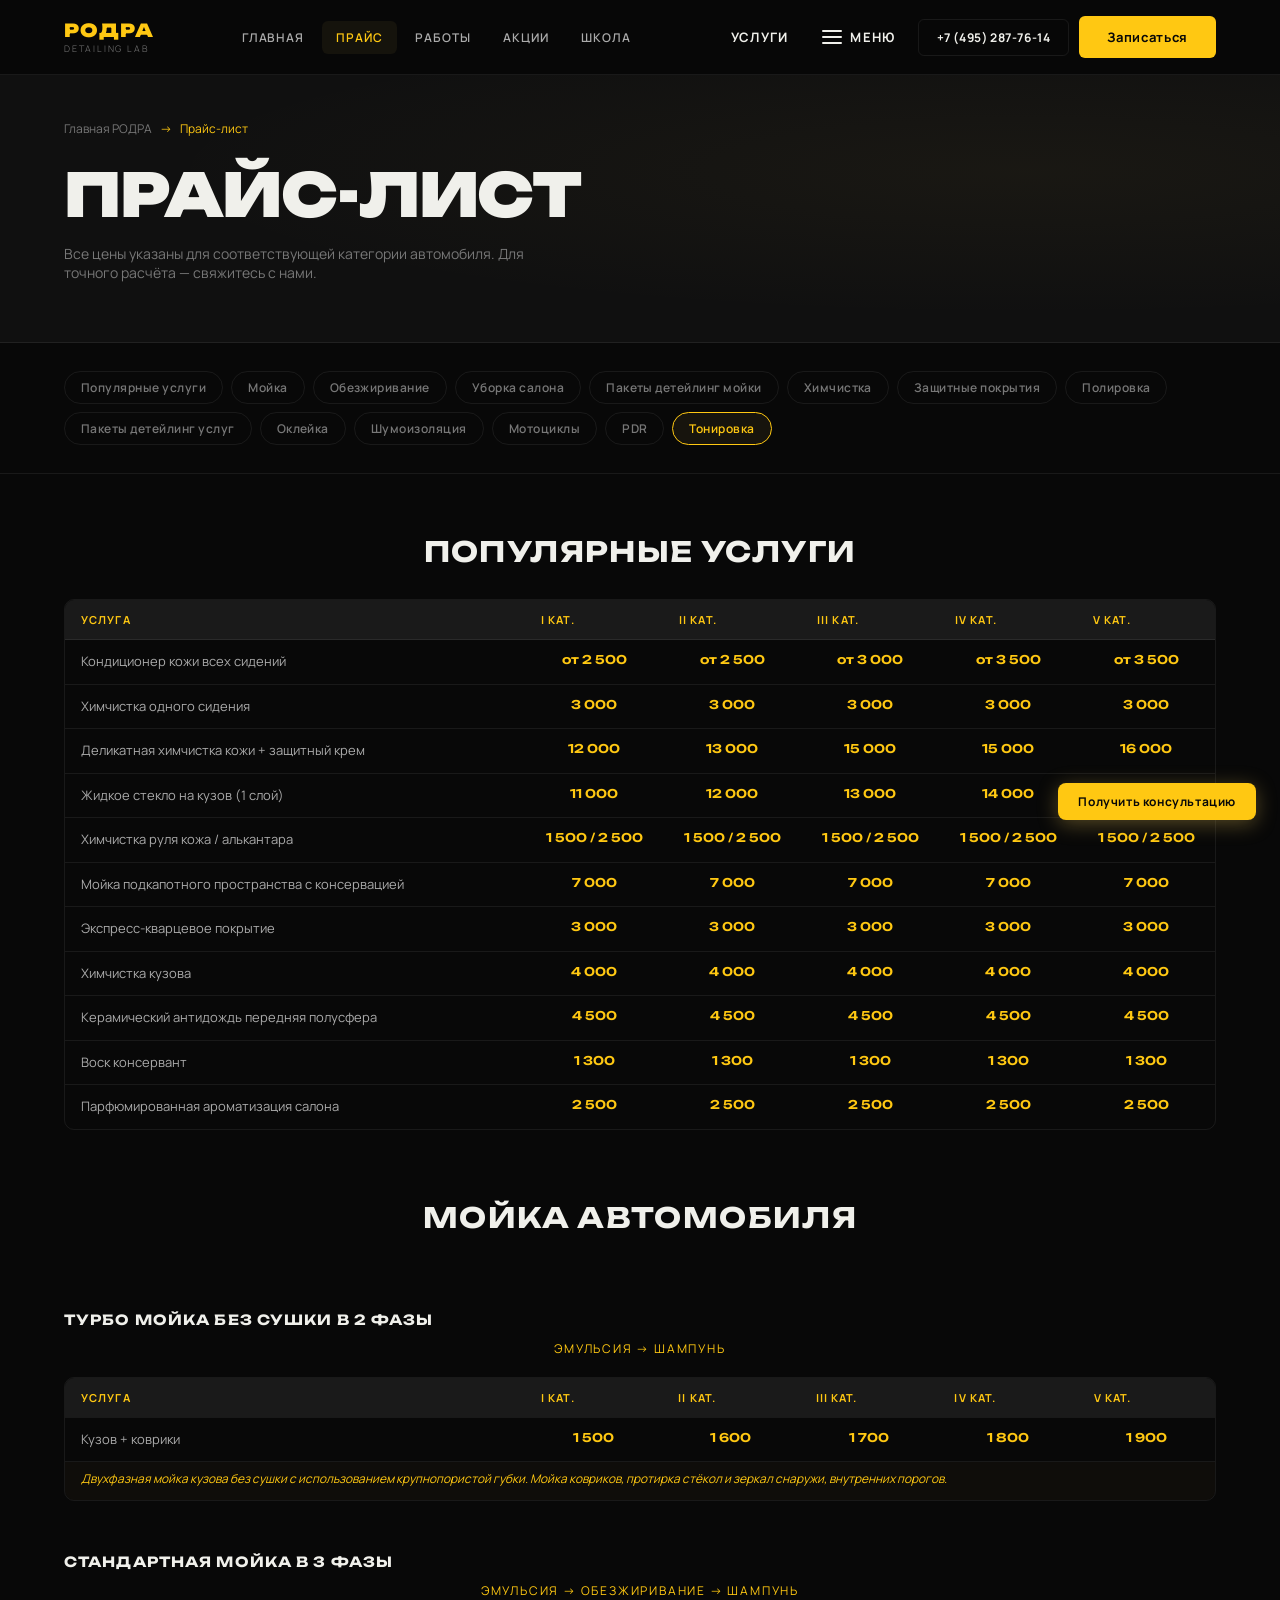
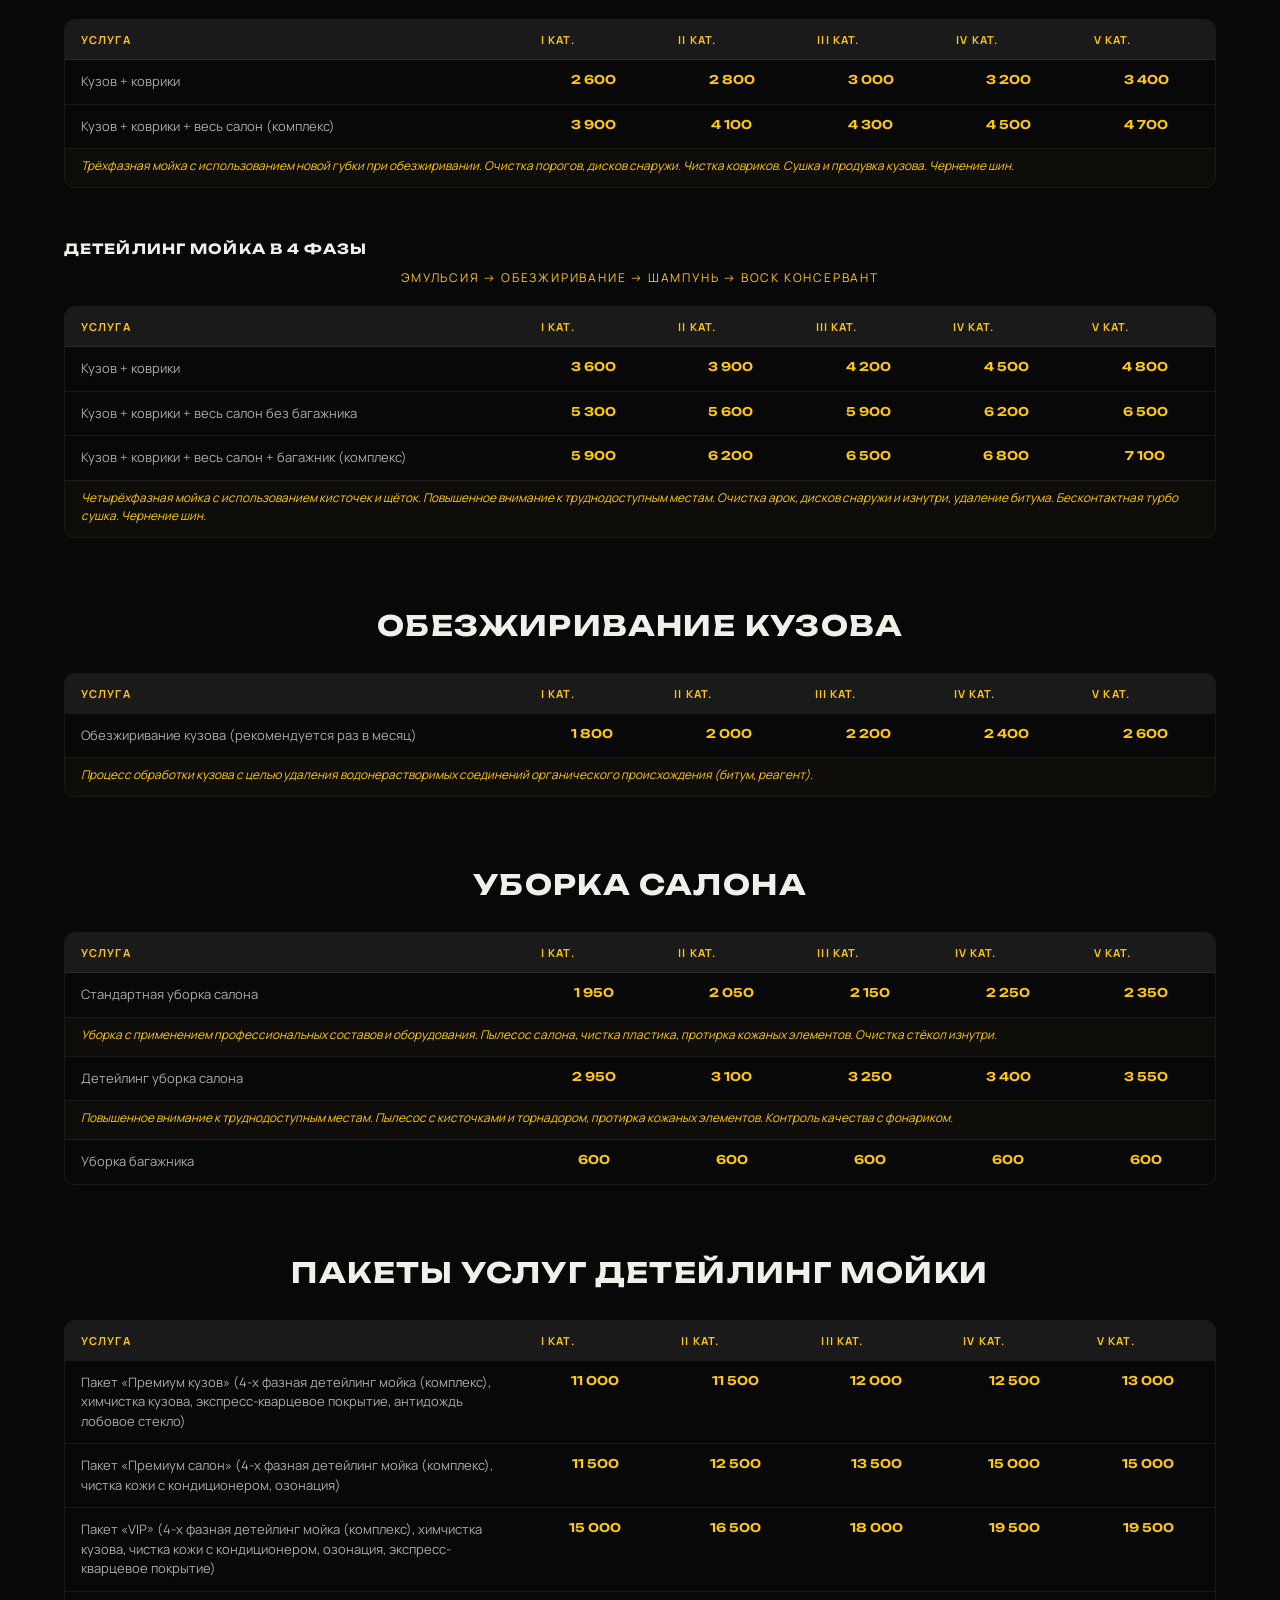
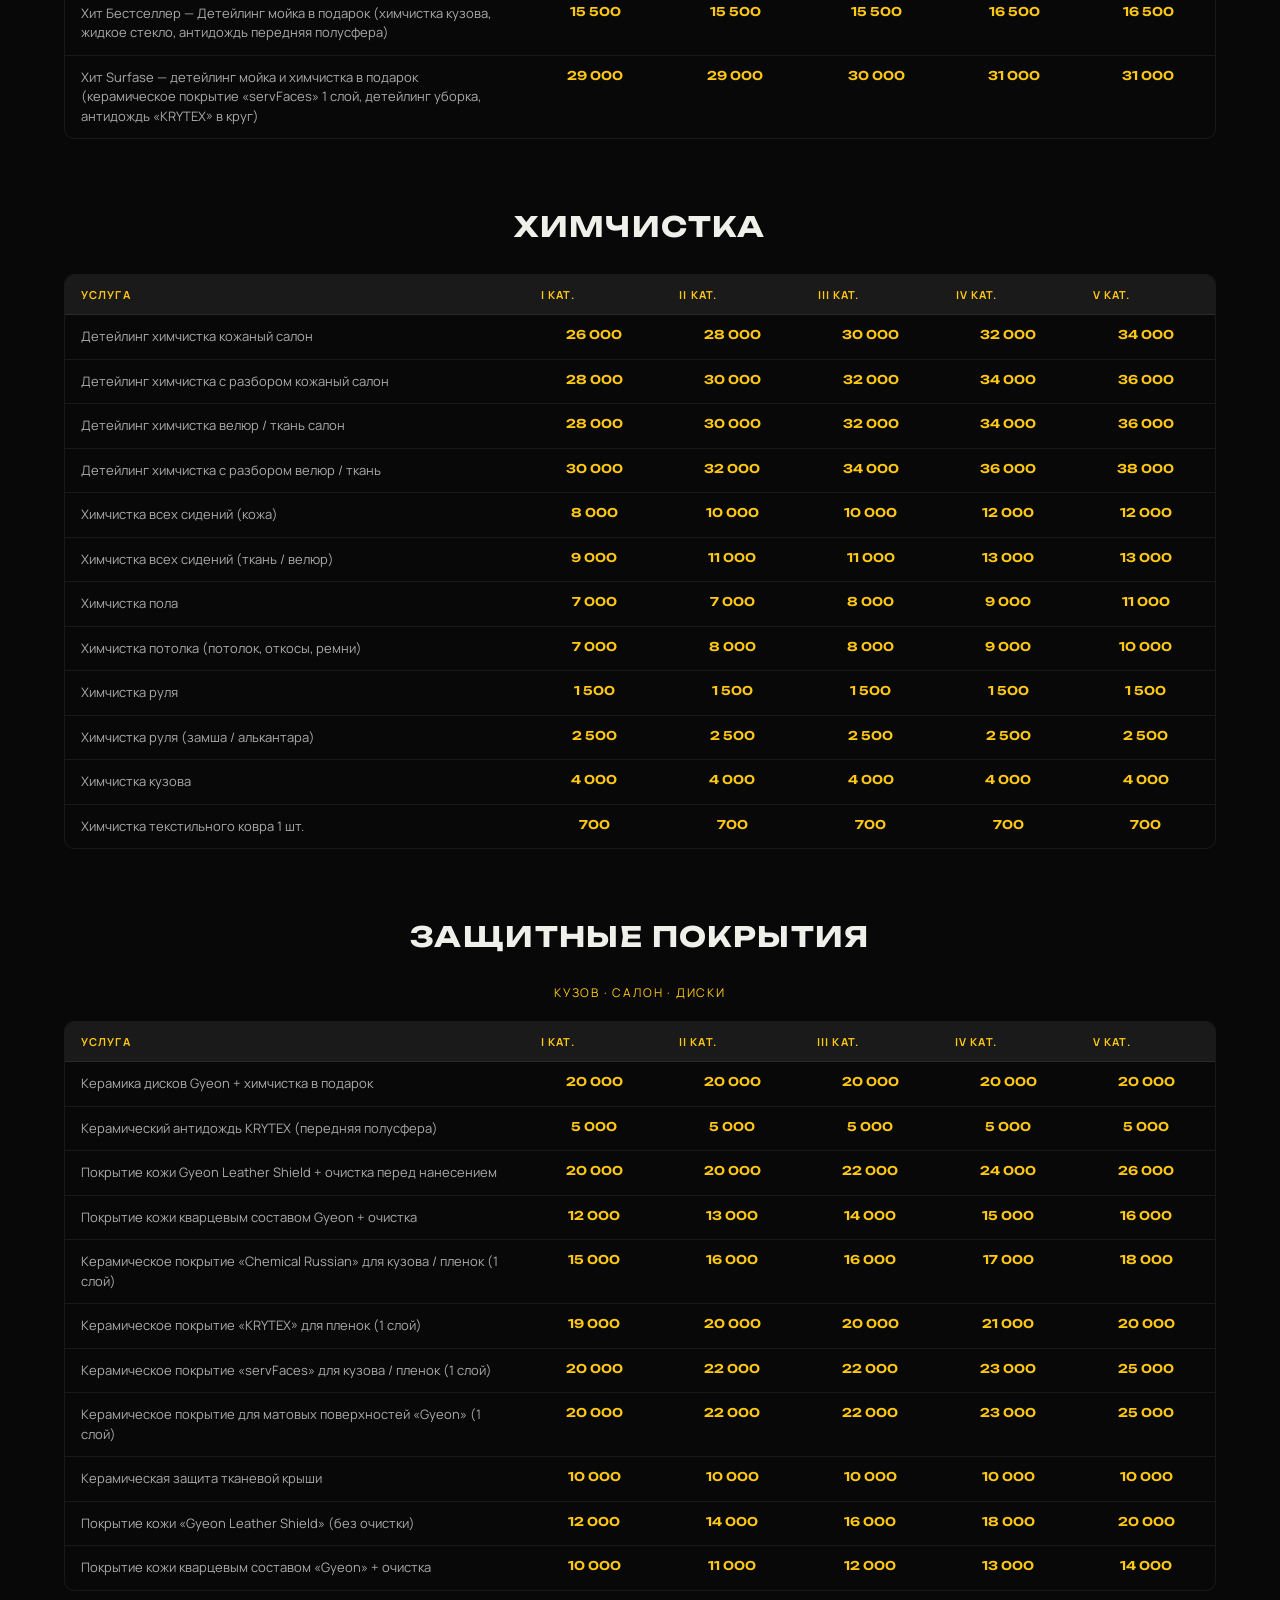
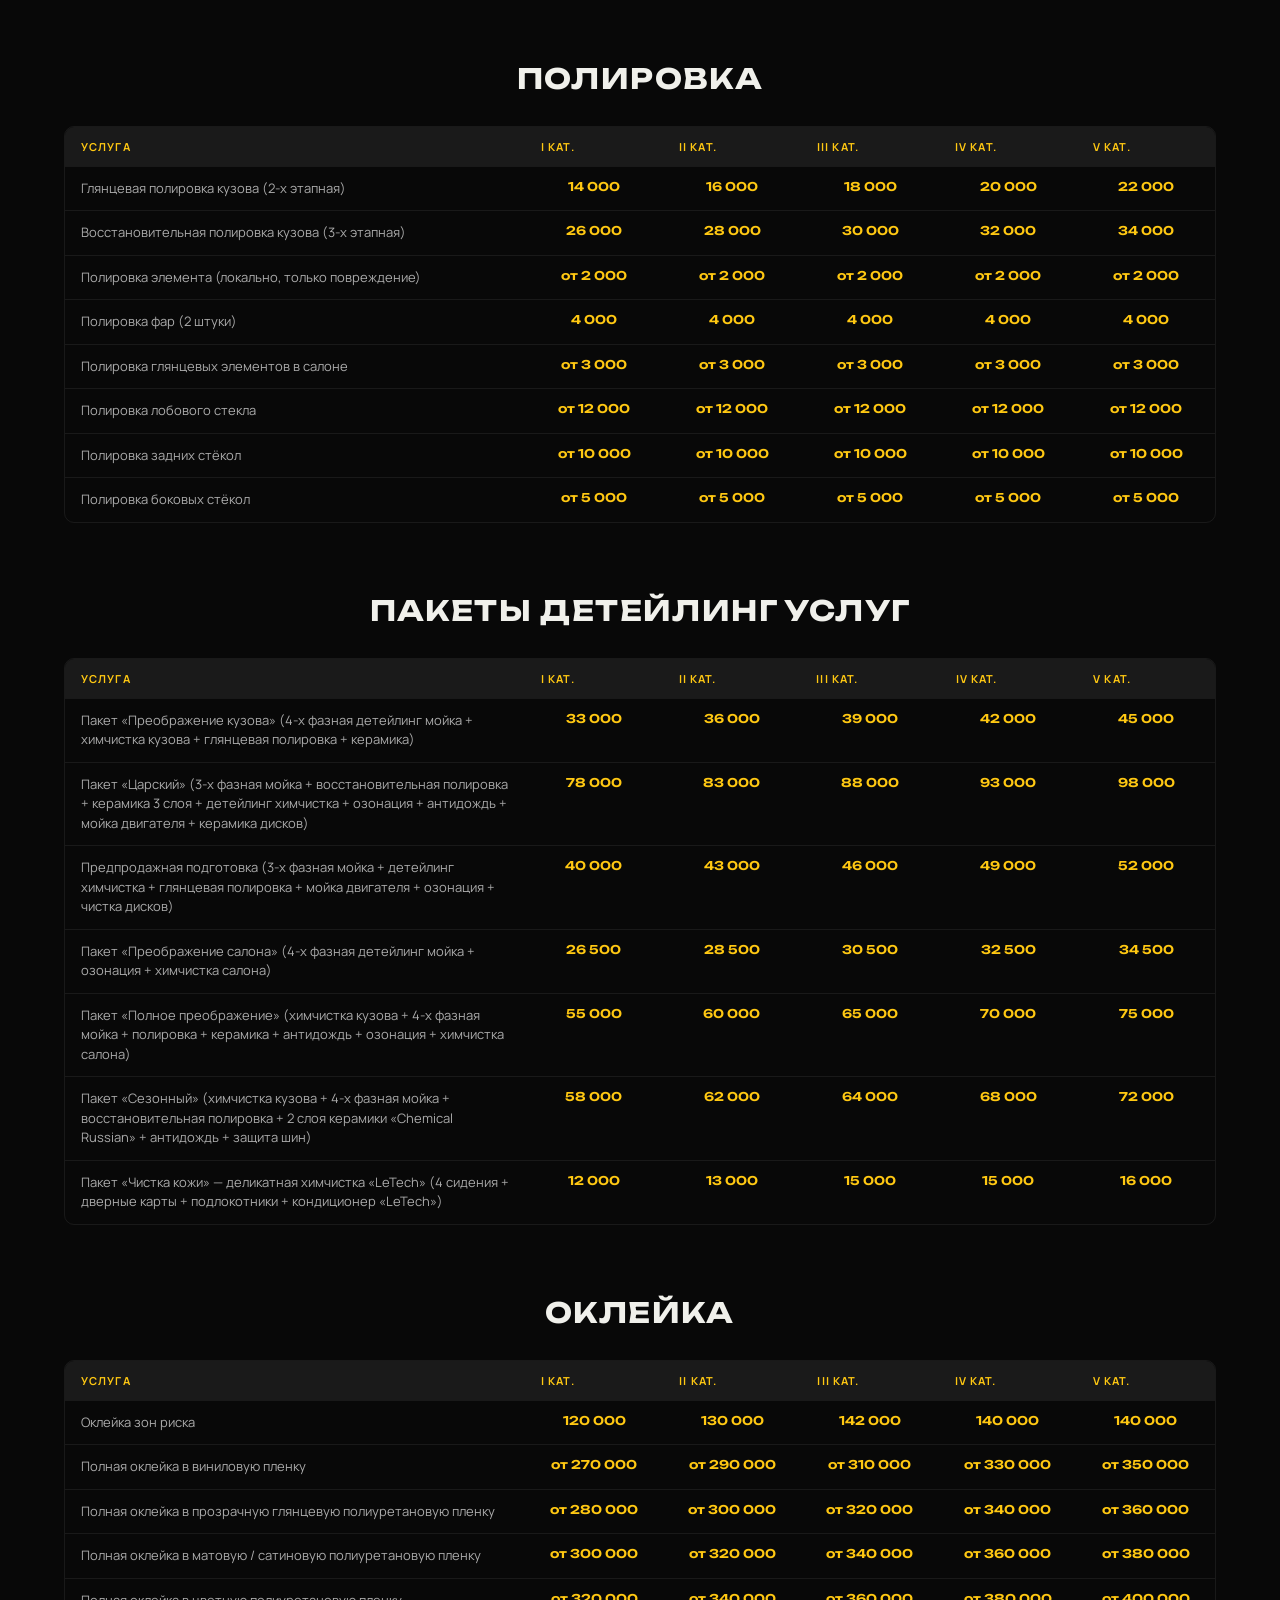
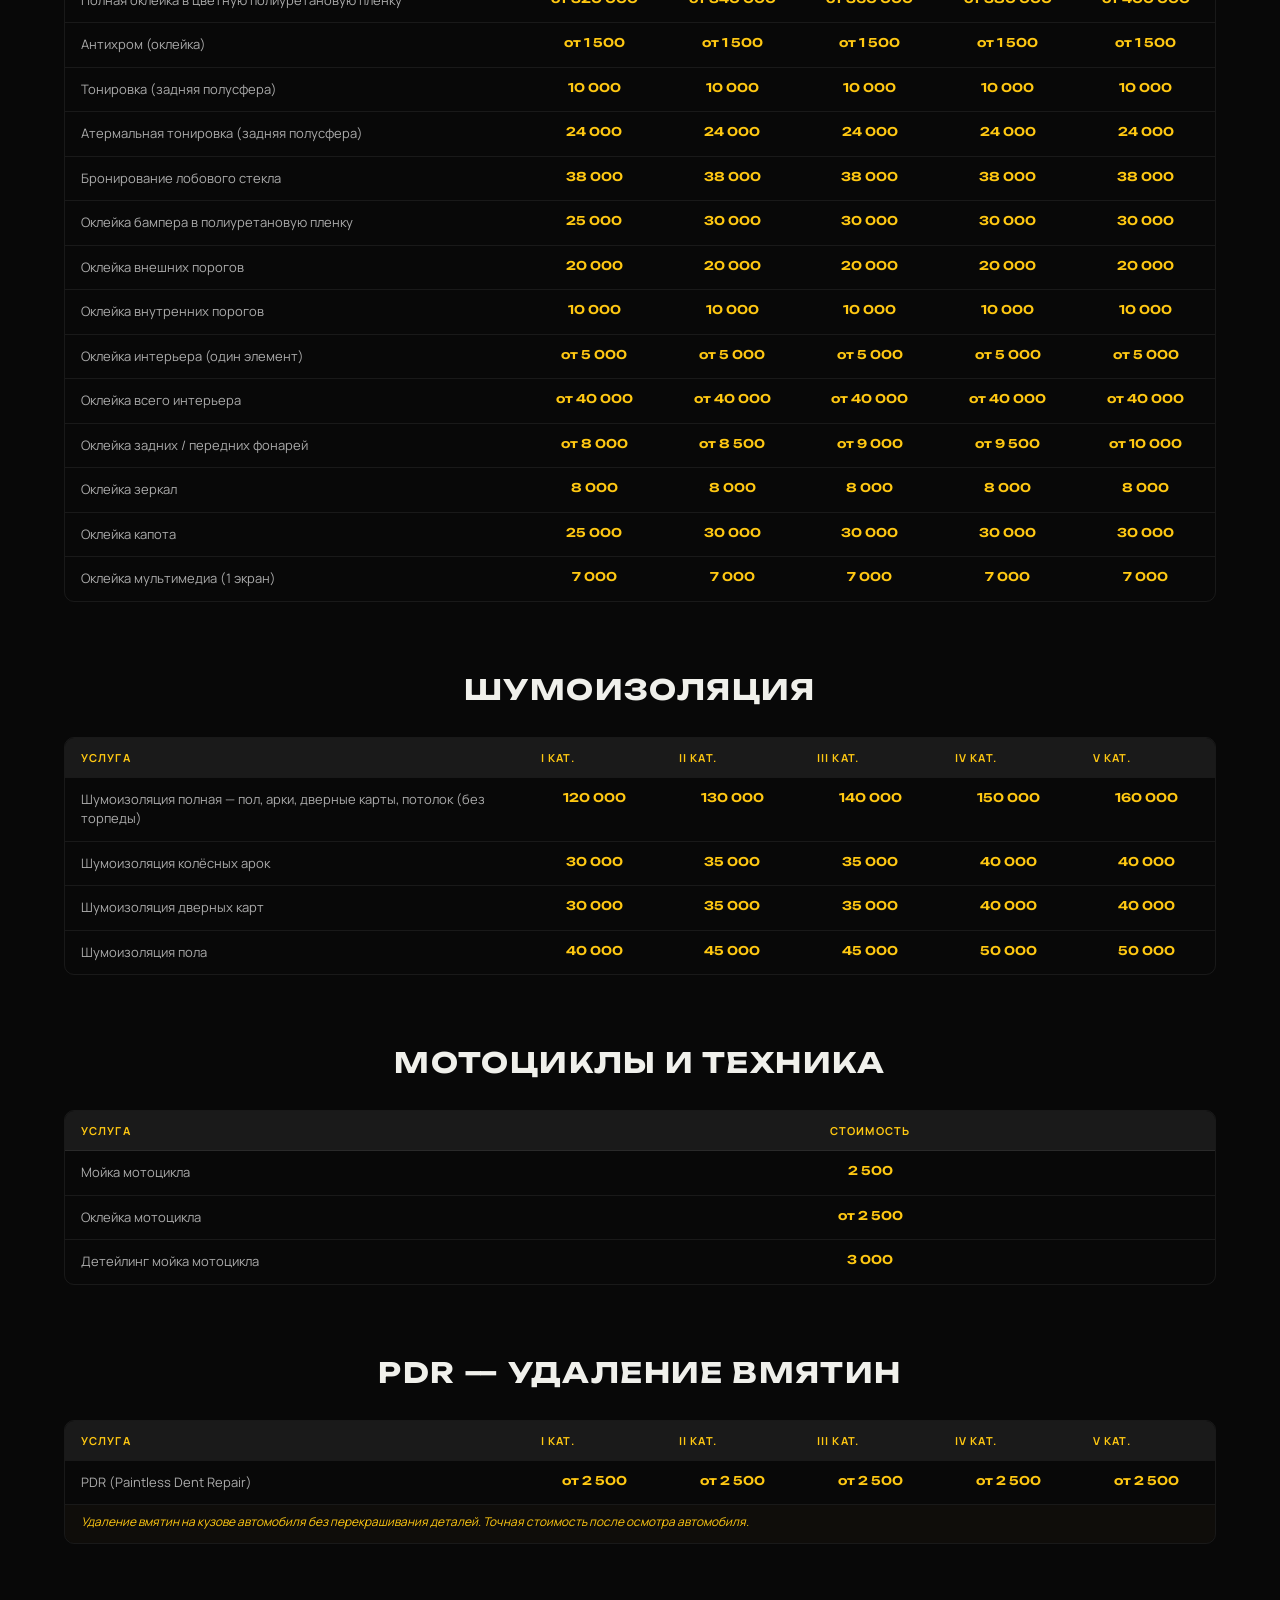
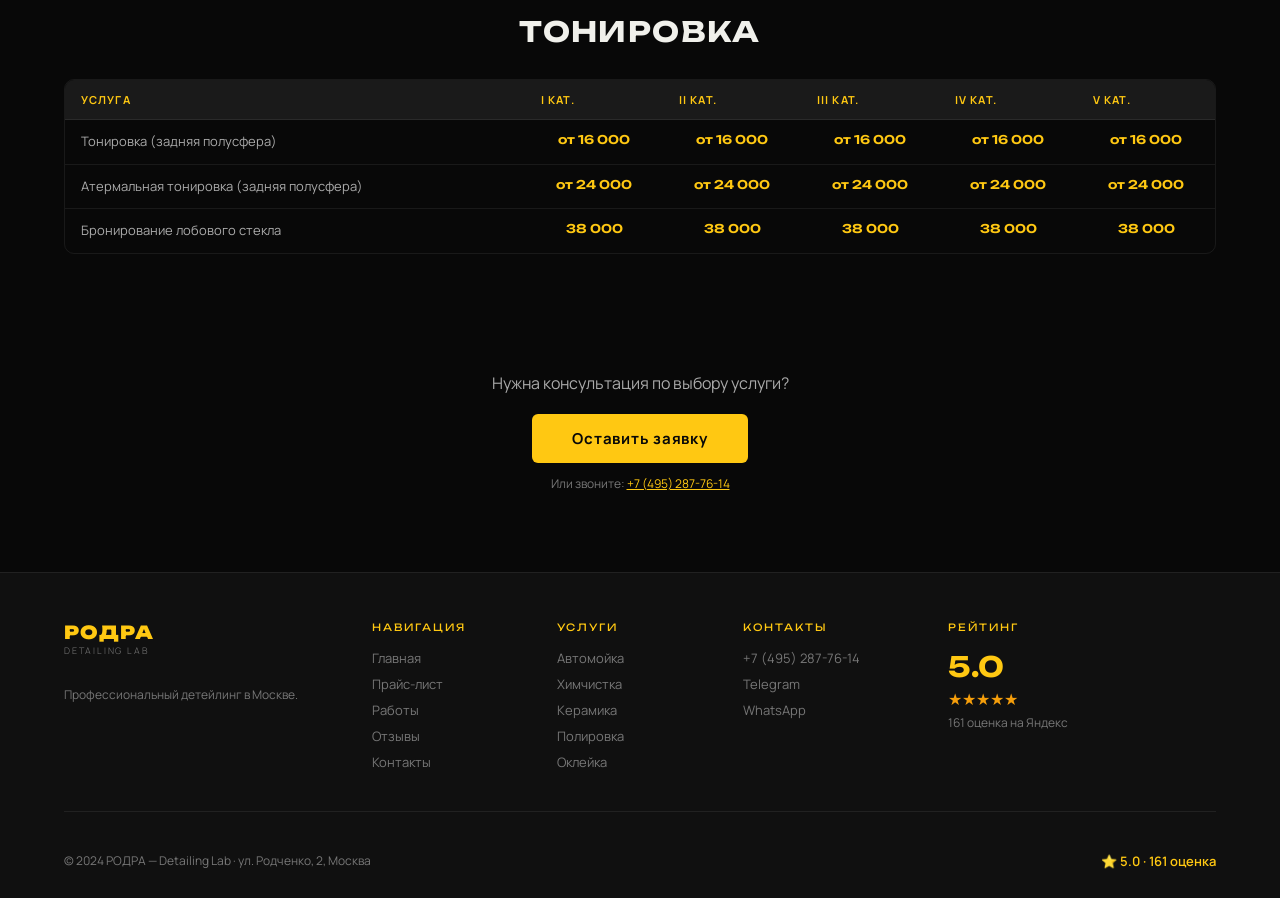
<file: price.html>
<!DOCTYPE html>
<html lang="ru">
<head>
<meta charset="UTF-8">
<meta name="viewport" content="width=device-width, initial-scale=1.0">
<title>Прайс-лист — РОДРА Detailing Lab</title>
<link rel="stylesheet" href="style.css">
<style>
/* ═══════════ PRICE PAGE ═══════════ */
.page-hero {
  padding: 120px 5% 60px;
  background: var(--dark);
  border-bottom: 1px solid var(--border);
  position: relative; overflow: hidden;
}
.page-hero::before {
  content: '';
  position: absolute; inset: 0;
  background: radial-gradient(ellipse at 80% 50%, rgba(201,168,76,0.05) 0%, transparent 60%);
}
.page-hero-inner { max-width: 1400px; margin: 0 auto; position: relative; z-index: 1; }
.breadcrumb {
  display: flex; align-items: center; gap: 8px;
  font-size: 12px; color: var(--gray); margin-bottom: 20px;
}
.breadcrumb a { color: var(--gray); text-decoration: none; transition: color 0.2s; }
.breadcrumb a:hover { color: var(--gold); }
.breadcrumb span { color: var(--gold); }

.page-title {
  font-family: 'Unbounded', sans-serif;
  font-size: clamp(32px, 5vw, 60px);
  font-weight: 900; letter-spacing: -0.02em; margin-bottom: 12px;
}
.page-subtitle { font-size: 14px; color: var(--gray); max-width: 500px; }

/* ── CATEGORY BUBBLES ── */
.price-nav {
  background: var(--black);
  padding: 28px 5%;
  position: sticky; top: 60px; z-index: 100;
  border-bottom: 1px solid var(--border);
}
.price-nav-inner {
  max-width: 1400px; margin: 0 auto;
  display: flex; flex-wrap: wrap; gap: 8px;
}
.price-bubble {
  display: inline-flex; align-items: center;
  padding: 7px 16px; border-radius: 100px;
  border: 1px solid var(--border);
  background: transparent; color: var(--gray);
  font-size: 12px; font-weight: 600;
  letter-spacing: 0.04em; cursor: pointer;
  text-decoration: none;
  transition: all 0.2s;
  font-family: 'Manrope', sans-serif;
  white-space: nowrap;
}
.price-bubble:hover,
.price-bubble.active {
  border-color: var(--gold);
  color: var(--gold);
  background: rgba(201,168,76,0.08);
}

/* ── PRICE CONTENT ── */
.price-content {
  padding: 60px 5%;
  max-width: 1400px; margin: 0 auto;
}

.price-section { margin-bottom: 70px; scroll-margin-top: 160px; }
.price-section-title {
  font-family: 'Unbounded', sans-serif;
  font-size: clamp(18px, 2.5vw, 28px);
  font-weight: 700; text-transform: uppercase;
  letter-spacing: 0.05em; margin-bottom: 6px;
  text-align: center; padding-bottom: 24px;
}
.price-section-subtitle {
  text-align: center; font-size: 12px; color: var(--gold);
  letter-spacing: 0.15em; text-transform: uppercase;
  margin-bottom: 20px;
}
.price-section-desc {
  font-size: 13px; color: var(--gold);
  padding: 10px 0; margin-bottom: 2px;
  font-style: italic;
}

/* ── TABLE ── */
.price-table-wrap { overflow-x: auto; border-radius: 10px; border: 1px solid var(--border); }
.price-table {
  width: 100%; border-collapse: collapse;
  font-size: 13px;
}
.price-table thead th {
  background: var(--card2); padding: 12px 16px;
  text-align: left; font-size: 11px; font-weight: 700;
  letter-spacing: 0.1em; text-transform: uppercase;
  color: var(--gold); border-bottom: 1px solid var(--border);
  white-space: nowrap;
}
.price-table thead th:first-child { width: 40%; min-width: 200px; }
.price-table tbody tr {
  border-bottom: 1px solid var(--border);
  transition: background 0.2s;
}
.price-table tbody tr:last-child { border-bottom: none; }
.price-table tbody tr:hover { background: rgba(201,168,76,0.03); }
.price-table tbody td { padding: 12px 16px; vertical-align: top; }
.price-table tbody td:first-child { color: var(--lgray); line-height: 1.5; }
.price-table tbody td:not(:first-child) {
  font-family: 'Unbounded', sans-serif;
  font-size: 12px; font-weight: 600;
  color: var(--gold); white-space: nowrap;
  text-align: center;
}
.price-note-row td {
  font-size: 12px; color: var(--gold) !important;
  font-style: italic; padding: 8px 16px 12px !important;
  font-family: 'Manrope', sans-serif !important;
  font-weight: 400 !important; text-align: left !important;
  background: rgba(201,168,76,0.03);
}

/* ── SINGLE COL TABLE (motorcycles) ── */
.price-table .col-single { width: auto; }

/* ── SUBSECTION HEADER ── */
.price-subsection {
  font-family: 'Unbounded', sans-serif;
  font-size: 14px; font-weight: 700;
  text-transform: uppercase; letter-spacing: 0.08em;
  color: var(--white); padding: 20px 0 12px;
  margin-top: 32px;
}
.price-subsection:first-child { margin-top: 0; }

/* CTA fixed */
.price-cta-fixed {
  position: fixed; right: 24px; bottom: 80px; z-index: 400;
}
.price-cta-fixed a {
  display: block; background: var(--gold); color: var(--black);
  padding: 10px 20px; border-radius: 8px; font-weight: 700;
  font-size: 12px; text-decoration: none; letter-spacing: 0.05em;
  box-shadow: 0 4px 20px rgba(201,168,76,0.4);
  transition: background 0.2s;
}
.price-cta-fixed a:hover { background: var(--gold2); }

@media (max-width: 768px) {
  .price-table thead th:not(:first-child),
  .price-table tbody td:not(:first-child) {
    min-width: 80px;
  }
  .price-nav { top: 56px; }
}
</style>
</head>
<body>

<!-- NAVBAR -->
<nav class="navbar" id="navbar">
  <div class="navbar-inner">
    <a href="index.html" class="nav-logo">
      <div>
        <span class="nav-logo-text">РОДРА</span>
        <span class="nav-logo-sub">Detailing Lab</span>
      </div>
    </a>
        <ul class="nav-links">
      <li><a href="index.html" >Главная</a></li>
      <li><a href="price.html" class="active">Прайс</a></li>
      <li><a href="works.html" >Работы</a></li>
      <li><a href="promo.html" >Акции</a></li>
      <li><a href="school.html" >Школа</a></li>
    </ul>
    <div class="nav-actions">
      <button class="nav-menu-btn" onclick="toggleServices()" id="servicesBtn">
        <span>Услуги</span>
      </button>
      <button class="nav-menu-btn" onclick="toggleMenu()" id="menuBtn">
        <div class="burger-lines"><span></span><span></span><span></span></div>
        <span>Меню</span>
      </button>
      <a href="tel:+74952877614" class="nav-phone-btn">+7 (495) 287-76-14</a>
      <button class="btn-gold" onclick="openModal()">Записаться</button>
    </div>
    <div class="burger" onclick="toggleMobile()">
      <span></span><span></span><span></span>
    </div>
  </div>
</nav>

<!-- MEGA MENU -->
<div class="mega-menu-overlay" id="megaMenu">
  <button class="mega-close" onclick="toggleMenu()">✕</button>
  <div class="mega-menu-inner">
    <nav class="mega-menu-nav">
      <a href="index.html">Главная</a>
      <a href="index.html#about">О студии</a>
      <a href="price.html">Прайс-лист</a>
      <a href="works.html">Наши работы</a>
      <a href="promo.html">Акции</a>
      <a href="school.html">Школа РОДРА</a>
      <a href="index.html#reviews">Отзывы</a>
      <a href="index.html#contacts">Контакты</a>
    </nav>
    <div>
      <p style="font-size:13px;color:var(--gray);line-height:1.7;margin-bottom:20px;">
        РОДРА — детейлинг-студия премиум-класса в Москве.
      </p>
      <a href="tel:+74952877614" style="color:var(--gold);font-size:18px;font-weight:700;text-decoration:none;">+7 (495) 287-76-14</a><br>
      <span style="font-size:12px;color:var(--gray);">ул. Родченко, 2 · до 00:00</span>
    </div>
  </div>
</div>

<!-- SERVICES MEGA -->
<div class="services-mega-overlay" id="servicesMega">
  <button class="mega-close" onclick="toggleServices()">✕</button>
  <div class="services-mega-grid">
    <div class="services-mega-col">
      <h4>Мойка</h4>
      <a href="#washing">Турбо мойка (2 фазы)</a>
      <a href="#washing">Стандартная мойка (3 фазы)</a>
      <a href="#washing">Детейлинг мойка (4 фазы)</a>
      <a href="#washing">Мойка мотоциклов</a>
    </div>
    <div class="services-mega-col">
      <h4>Химчистка & Интерьер</h4>
      <a href="#chemistry">Детейлинг химчистка</a>
      <a href="#chemistry">Химчистка сидений</a>
      <a href="#interior">Уборка салона</a>
      <a href="#degreasing">Обезжиривание кузова</a>
    </div>
    <div class="services-mega-col">
      <h4>Защита & Полировка</h4>
      <a href="#protection">Керамическое покрытие</a>
      <a href="#protection">Жидкое стекло</a>
      <a href="#polishing">Глянцевая полировка</a>
      <a href="#polishing">Восстановительная полировка</a>
    </div>
    <div class="services-mega-col">
      <h4>Оклейка & Прочее</h4>
      <a href="#wrapping">Оклейка зон риска</a>
      <a href="#wrapping">Полная оклейка</a>
      <a href="#noise">Шумоизоляция</a>
      <a href="#pdr">PDR</a>
      <a href="#tinting">Тонировка</a>
    </div>
  </div>
</div>

<!-- Mobile menu -->
<div class="mobile-menu" id="mobileMenu">
  <button class="mobile-close" onclick="toggleMobile()">✕</button>
  <a href="index.html" onclick="toggleMobile()">Главная</a>
  <a href="price.html" onclick="toggleMobile()">Прайс</a>
  <a href="works.html" onclick="toggleMobile()">Работы</a>
  <a href="index.html#contacts" onclick="toggleMobile()">Контакты</a>
  <a href="#" class="mobile-menu-cta" onclick="toggleMobile();openModal();">Записаться</a>
</div>

<!-- PAGE HERO -->
<div class="page-hero">
  <div class="page-hero-inner">
    <div class="breadcrumb">
      <a href="index.html">Главная РОДРА</a>
      <span>→</span>
      <span>Прайс-лист</span>
    </div>
    <h1 class="page-title">ПРАЙС-ЛИСТ</h1>
    <p class="page-subtitle">Все цены указаны для соответствующей категории автомобиля. Для точного расчёта — свяжитесь с нами.</p>
  </div>
</div>

<!-- CATEGORY BUBBLES (sticky) -->
<div class="price-nav">
  <div class="price-nav-inner">
    <a href="#popular"   class="price-bubble active">Популярные услуги</a>
    <a href="#washing"   class="price-bubble">Мойка</a>
    <a href="#degreasing" class="price-bubble">Обезжиривание</a>
    <a href="#interior"  class="price-bubble">Уборка салона</a>
    <a href="#packages-wash" class="price-bubble">Пакеты детейлинг мойки</a>
    <a href="#chemistry" class="price-bubble">Химчистка</a>
    <a href="#protection" class="price-bubble">Защитные покрытия</a>
    <a href="#polishing" class="price-bubble">Полировка</a>
    <a href="#packages-detail" class="price-bubble">Пакеты детейлинг услуг</a>
    <a href="#wrapping"  class="price-bubble">Оклейка</a>
    <a href="#noise"     class="price-bubble">Шумоизоляция</a>
    <a href="#moto"      class="price-bubble">Мотоциклы</a>
    <a href="#pdr"       class="price-bubble">PDR</a>
    <a href="#tinting"   class="price-bubble">Тонировка</a>
  </div>
</div>

<!-- PRICE CONTENT -->
<div style="background:var(--black);">
<div class="price-content">

  <!-- ПОПУЛЯРНЫЕ УСЛУГИ -->
  <div class="price-section" id="popular">
    <div class="price-section-title">Популярные услуги</div>
    <div class="price-table-wrap">
      <table class="price-table">
        <thead><tr>
          <th>Услуга</th>
          <th>I Кат.</th><th>II Кат.</th><th>III Кат.</th><th>IV Кат.</th><th>V Кат.</th>
        </tr></thead>
        <tbody>
          <tr><td>Кондиционер кожи всех сидений</td><td>от 2 500</td><td>от 2 500</td><td>от 3 000</td><td>от 3 500</td><td>от 3 500</td></tr>
          <tr><td>Химчистка одного сидения</td><td>3 000</td><td>3 000</td><td>3 000</td><td>3 000</td><td>3 000</td></tr>
          <tr><td>Деликатная химчистка кожи + защитный крем</td><td>12 000</td><td>13 000</td><td>15 000</td><td>15 000</td><td>16 000</td></tr>
          <tr><td>Жидкое стекло на кузов (1 слой)</td><td>11 000</td><td>12 000</td><td>13 000</td><td>14 000</td><td>15 000</td></tr>
          <tr><td>Химчистка руля кожа / алькантара</td><td>1 500 / 2 500</td><td>1 500 / 2 500</td><td>1 500 / 2 500</td><td>1 500 / 2 500</td><td>1 500 / 2 500</td></tr>
          <tr><td>Мойка подкапотного пространства с консервацией</td><td>7 000</td><td>7 000</td><td>7 000</td><td>7 000</td><td>7 000</td></tr>
          <tr><td>Экспресс-кварцевое покрытие</td><td>3 000</td><td>3 000</td><td>3 000</td><td>3 000</td><td>3 000</td></tr>
          <tr><td>Химчистка кузова</td><td>4 000</td><td>4 000</td><td>4 000</td><td>4 000</td><td>4 000</td></tr>
          <tr><td>Керамический антидождь передняя полусфера</td><td>4 500</td><td>4 500</td><td>4 500</td><td>4 500</td><td>4 500</td></tr>
          <tr><td>Воск консервант</td><td>1 300</td><td>1 300</td><td>1 300</td><td>1 300</td><td>1 300</td></tr>
          <tr><td>Парфюмированная ароматизация салона</td><td>2 500</td><td>2 500</td><td>2 500</td><td>2 500</td><td>2 500</td></tr>
        </tbody>
      </table>
    </div>
  </div>

  <!-- МОЙКА -->
  <div class="price-section" id="washing">
    <div class="price-section-title">Мойка автомобиля</div>

    <div class="price-subsection">Турбо мойка без сушки в 2 фазы</div>
    <div class="price-section-subtitle">Эмульсия → Шампунь</div>
    <div class="price-table-wrap">
      <table class="price-table">
        <thead><tr><th>Услуга</th><th>I Кат.</th><th>II Кат.</th><th>III Кат.</th><th>IV Кат.</th><th>V Кат.</th></tr></thead>
        <tbody>
          <tr><td>Кузов + коврики</td><td>1 500</td><td>1 600</td><td>1 700</td><td>1 800</td><td>1 900</td></tr>
          <tr class="price-note-row"><td colspan="6">Двухфазная мойка кузова без сушки с использованием крупнопористой губки. Мойка ковриков, протирка стёкол и зеркал снаружи, внутренних порогов.</td></tr>
        </tbody>
      </table>
    </div>

    <div class="price-subsection">Стандартная мойка в 3 фазы</div>
    <div class="price-section-subtitle">Эмульсия → Обезжиривание → Шампунь</div>
    <div class="price-table-wrap">
      <table class="price-table">
        <thead><tr><th>Услуга</th><th>I Кат.</th><th>II Кат.</th><th>III Кат.</th><th>IV Кат.</th><th>V Кат.</th></tr></thead>
        <tbody>
          <tr><td>Кузов + коврики</td><td>2 600</td><td>2 800</td><td>3 000</td><td>3 200</td><td>3 400</td></tr>
          <tr><td>Кузов + коврики + весь салон (комплекс)</td><td>3 900</td><td>4 100</td><td>4 300</td><td>4 500</td><td>4 700</td></tr>
          <tr class="price-note-row"><td colspan="6">Трёхфазная мойка с использованием новой губки при обезжиривании. Очистка порогов, дисков снаружи. Чистка ковриков. Сушка и продувка кузова. Чернение шин.</td></tr>
        </tbody>
      </table>
    </div>

    <div class="price-subsection">Детейлинг мойка в 4 фазы</div>
    <div class="price-section-subtitle">Эмульсия → Обезжиривание → Шампунь → Воск консервант</div>
    <div class="price-table-wrap">
      <table class="price-table">
        <thead><tr><th>Услуга</th><th>I Кат.</th><th>II Кат.</th><th>III Кат.</th><th>IV Кат.</th><th>V Кат.</th></tr></thead>
        <tbody>
          <tr><td>Кузов + коврики</td><td>3 600</td><td>3 900</td><td>4 200</td><td>4 500</td><td>4 800</td></tr>
          <tr><td>Кузов + коврики + весь салон без багажника</td><td>5 300</td><td>5 600</td><td>5 900</td><td>6 200</td><td>6 500</td></tr>
          <tr><td>Кузов + коврики + весь салон + багажник (комплекс)</td><td>5 900</td><td>6 200</td><td>6 500</td><td>6 800</td><td>7 100</td></tr>
          <tr class="price-note-row"><td colspan="6">Четырёхфазная мойка с использованием кисточек и щёток. Повышенное внимание к труднодоступным местам. Очистка арок, дисков снаружи и изнутри, удаление битума. Бесконтактная турбо сушка. Чернение шин.</td></tr>
        </tbody>
      </table>
    </div>
  </div>

  <!-- ОБЕЗЖИРИВАНИЕ -->
  <div class="price-section" id="degreasing">
    <div class="price-section-title">Обезжиривание кузова</div>
    <div class="price-table-wrap">
      <table class="price-table">
        <thead><tr><th>Услуга</th><th>I Кат.</th><th>II Кат.</th><th>III Кат.</th><th>IV Кат.</th><th>V Кат.</th></tr></thead>
        <tbody>
          <tr><td>Обезжиривание кузова (рекомендуется раз в месяц)</td><td>1 800</td><td>2 000</td><td>2 200</td><td>2 400</td><td>2 600</td></tr>
          <tr class="price-note-row"><td colspan="6">Процесс обработки кузова с целью удаления водонерастворимых соединений органического происхождения (битум, реагент).</td></tr>
        </tbody>
      </table>
    </div>
  </div>

  <!-- УБОРКА САЛОНА -->
  <div class="price-section" id="interior">
    <div class="price-section-title">Уборка салона</div>
    <div class="price-table-wrap">
      <table class="price-table">
        <thead><tr><th>Услуга</th><th>I Кат.</th><th>II Кат.</th><th>III Кат.</th><th>IV Кат.</th><th>V Кат.</th></tr></thead>
        <tbody>
          <tr><td>Стандартная уборка салона</td><td>1 950</td><td>2 050</td><td>2 150</td><td>2 250</td><td>2 350</td></tr>
          <tr class="price-note-row"><td colspan="6">Уборка с применением профессиональных составов и оборудования. Пылесос салона, чистка пластика, протирка кожаных элементов. Очистка стёкол изнутри.</td></tr>
          <tr><td>Детейлинг уборка салона</td><td>2 950</td><td>3 100</td><td>3 250</td><td>3 400</td><td>3 550</td></tr>
          <tr class="price-note-row"><td colspan="6">Повышенное внимание к труднодоступным местам. Пылесос с кисточками и торнадором, протирка кожаных элементов. Контроль качества с фонариком.</td></tr>
          <tr><td>Уборка багажника</td><td>600</td><td>600</td><td>600</td><td>600</td><td>600</td></tr>
        </tbody>
      </table>
    </div>
  </div>

  <!-- ПАКЕТЫ ДЕТЕЙЛИНГ МОЙКИ -->
  <div class="price-section" id="packages-wash">
    <div class="price-section-title">Пакеты услуг детейлинг мойки</div>
    <div class="price-table-wrap">
      <table class="price-table">
        <thead><tr><th>Услуга</th><th>I Кат.</th><th>II Кат.</th><th>III Кат.</th><th>IV Кат.</th><th>V Кат.</th></tr></thead>
        <tbody>
          <tr><td>Пакет «Премиум кузов» (4-х фазная детейлинг мойка (комплекс), химчистка кузова, экспресс-кварцевое покрытие, антидождь лобовое стекло)</td><td>11 000</td><td>11 500</td><td>12 000</td><td>12 500</td><td>13 000</td></tr>
          <tr><td>Пакет «Премиум салон» (4-х фазная детейлинг мойка (комплекс), чистка кожи с кондиционером, озонация)</td><td>11 500</td><td>12 500</td><td>13 500</td><td>15 000</td><td>15 000</td></tr>
          <tr><td>Пакет «VIP» (4-х фазная детейлинг мойка (комплекс), химчистка кузова, чистка кожи с кондиционером, озонация, экспресс-кварцевое покрытие)</td><td>15 000</td><td>16 500</td><td>18 000</td><td>19 500</td><td>19 500</td></tr>
          <tr><td>Хит Бестселлер — Детейлинг мойка в подарок (химчистка кузова, жидкое стекло, антидождь передняя полусфера)</td><td>15 500</td><td>15 500</td><td>15 500</td><td>16 500</td><td>16 500</td></tr>
          <tr><td>Хит Surfase — детейлинг мойка и химчистка в подарок (керамическое покрытие «servFaces» 1 слой, детейлинг уборка, антидождь «KRYTEX» в круг)</td><td>29 000</td><td>29 000</td><td>30 000</td><td>31 000</td><td>31 000</td></tr>
        </tbody>
      </table>
    </div>
  </div>

  <!-- ХИМЧИСТКА -->
  <div class="price-section" id="chemistry">
    <div class="price-section-title">Химчистка</div>
    <div class="price-table-wrap">
      <table class="price-table">
        <thead><tr><th>Услуга</th><th>I Кат.</th><th>II Кат.</th><th>III Кат.</th><th>IV Кат.</th><th>V Кат.</th></tr></thead>
        <tbody>
          <tr><td>Детейлинг химчистка кожаный салон</td><td>26 000</td><td>28 000</td><td>30 000</td><td>32 000</td><td>34 000</td></tr>
          <tr><td>Детейлинг химчистка с разбором кожаный салон</td><td>28 000</td><td>30 000</td><td>32 000</td><td>34 000</td><td>36 000</td></tr>
          <tr><td>Детейлинг химчистка велюр / ткань салон</td><td>28 000</td><td>30 000</td><td>32 000</td><td>34 000</td><td>36 000</td></tr>
          <tr><td>Детейлинг химчистка с разбором велюр / ткань</td><td>30 000</td><td>32 000</td><td>34 000</td><td>36 000</td><td>38 000</td></tr>
          <tr><td>Химчистка всех сидений (кожа)</td><td>8 000</td><td>10 000</td><td>10 000</td><td>12 000</td><td>12 000</td></tr>
          <tr><td>Химчистка всех сидений (ткань / велюр)</td><td>9 000</td><td>11 000</td><td>11 000</td><td>13 000</td><td>13 000</td></tr>
          <tr><td>Химчистка пола</td><td>7 000</td><td>7 000</td><td>8 000</td><td>9 000</td><td>11 000</td></tr>
          <tr><td>Химчистка потолка (потолок, откосы, ремни)</td><td>7 000</td><td>8 000</td><td>8 000</td><td>9 000</td><td>10 000</td></tr>
          <tr><td>Химчистка руля</td><td>1 500</td><td>1 500</td><td>1 500</td><td>1 500</td><td>1 500</td></tr>
          <tr><td>Химчистка руля (замша / алькантара)</td><td>2 500</td><td>2 500</td><td>2 500</td><td>2 500</td><td>2 500</td></tr>
          <tr><td>Химчистка кузова</td><td>4 000</td><td>4 000</td><td>4 000</td><td>4 000</td><td>4 000</td></tr>
          <tr><td>Химчистка текстильного ковра 1 шт.</td><td>700</td><td>700</td><td>700</td><td>700</td><td>700</td></tr>
        </tbody>
      </table>
    </div>
  </div>

  <!-- ЗАЩИТНЫЕ ПОКРЫТИЯ -->
  <div class="price-section" id="protection">
    <div class="price-section-title">Защитные покрытия</div>
    <div class="price-section-subtitle">Кузов · Салон · Диски</div>
    <div class="price-table-wrap">
      <table class="price-table">
        <thead><tr><th>Услуга</th><th>I Кат.</th><th>II Кат.</th><th>III Кат.</th><th>IV Кат.</th><th>V Кат.</th></tr></thead>
        <tbody>
          <tr><td>Керамика дисков Gyeon + химчистка в подарок</td><td>20 000</td><td>20 000</td><td>20 000</td><td>20 000</td><td>20 000</td></tr>
          <tr><td>Керамический антидождь KRYTEX (передняя полусфера)</td><td>5 000</td><td>5 000</td><td>5 000</td><td>5 000</td><td>5 000</td></tr>
          <tr><td>Покрытие кожи Gyeon Leather Shield + очистка перед нанесением</td><td>20 000</td><td>20 000</td><td>22 000</td><td>24 000</td><td>26 000</td></tr>
          <tr><td>Покрытие кожи кварцевым составом Gyeon + очистка</td><td>12 000</td><td>13 000</td><td>14 000</td><td>15 000</td><td>16 000</td></tr>
          <tr><td>Керамическое покрытие «Chemical Russian» для кузова / пленок (1 слой)</td><td>15 000</td><td>16 000</td><td>16 000</td><td>17 000</td><td>18 000</td></tr>
          <tr><td>Керамическое покрытие «KRYTEX» для пленок (1 слой)</td><td>19 000</td><td>20 000</td><td>20 000</td><td>21 000</td><td>20 000</td></tr>
          <tr><td>Керамическое покрытие «servFaces» для кузова / пленок (1 слой)</td><td>20 000</td><td>22 000</td><td>22 000</td><td>23 000</td><td>25 000</td></tr>
          <tr><td>Керамическое покрытие для матовых поверхностей «Gyeon» (1 слой)</td><td>20 000</td><td>22 000</td><td>22 000</td><td>23 000</td><td>25 000</td></tr>
          <tr><td>Керамическая защита тканевой крыши</td><td>10 000</td><td>10 000</td><td>10 000</td><td>10 000</td><td>10 000</td></tr>
          <tr><td>Покрытие кожи «Gyeon Leather Shield» (без очистки)</td><td>12 000</td><td>14 000</td><td>16 000</td><td>18 000</td><td>20 000</td></tr>
          <tr><td>Покрытие кожи кварцевым составом «Gyeon» + очистка</td><td>10 000</td><td>11 000</td><td>12 000</td><td>13 000</td><td>14 000</td></tr>
        </tbody>
      </table>
    </div>
  </div>

  <!-- ПОЛИРОВКА -->
  <div class="price-section" id="polishing">
    <div class="price-section-title">Полировка</div>
    <div class="price-table-wrap">
      <table class="price-table">
        <thead><tr><th>Услуга</th><th>I Кат.</th><th>II Кат.</th><th>III Кат.</th><th>IV Кат.</th><th>V Кат.</th></tr></thead>
        <tbody>
          <tr><td>Глянцевая полировка кузова (2-х этапная)</td><td>14 000</td><td>16 000</td><td>18 000</td><td>20 000</td><td>22 000</td></tr>
          <tr><td>Восстановительная полировка кузова (3-х этапная)</td><td>26 000</td><td>28 000</td><td>30 000</td><td>32 000</td><td>34 000</td></tr>
          <tr><td>Полировка элемента (локально, только повреждение)</td><td>от 2 000</td><td>от 2 000</td><td>от 2 000</td><td>от 2 000</td><td>от 2 000</td></tr>
          <tr><td>Полировка фар (2 штуки)</td><td>4 000</td><td>4 000</td><td>4 000</td><td>4 000</td><td>4 000</td></tr>
          <tr><td>Полировка глянцевых элементов в салоне</td><td>от 3 000</td><td>от 3 000</td><td>от 3 000</td><td>от 3 000</td><td>от 3 000</td></tr>
          <tr><td>Полировка лобового стекла</td><td>от 12 000</td><td>от 12 000</td><td>от 12 000</td><td>от 12 000</td><td>от 12 000</td></tr>
          <tr><td>Полировка задних стёкол</td><td>от 10 000</td><td>от 10 000</td><td>от 10 000</td><td>от 10 000</td><td>от 10 000</td></tr>
          <tr><td>Полировка боковых стёкол</td><td>от 5 000</td><td>от 5 000</td><td>от 5 000</td><td>от 5 000</td><td>от 5 000</td></tr>
        </tbody>
      </table>
    </div>
  </div>

  <!-- ПАКЕТЫ ДЕТЕЙЛИНГ УСЛУГ -->
  <div class="price-section" id="packages-detail">
    <div class="price-section-title">Пакеты детейлинг услуг</div>
    <div class="price-table-wrap">
      <table class="price-table">
        <thead><tr><th>Услуга</th><th>I Кат.</th><th>II Кат.</th><th>III Кат.</th><th>IV Кат.</th><th>V Кат.</th></tr></thead>
        <tbody>
          <tr><td>Пакет «Преображение кузова» (4-х фазная детейлинг мойка + химчистка кузова + глянцевая полировка + керамика)</td><td>33 000</td><td>36 000</td><td>39 000</td><td>42 000</td><td>45 000</td></tr>
          <tr><td>Пакет «Царский» (3-х фазная мойка + восстановительная полировка + керамика 3 слоя + детейлинг химчистка + озонация + антидождь + мойка двигателя + керамика дисков)</td><td>78 000</td><td>83 000</td><td>88 000</td><td>93 000</td><td>98 000</td></tr>
          <tr><td>Предпродажная подготовка (3-х фазная мойка + детейлинг химчистка + глянцевая полировка + мойка двигателя + озонация + чистка дисков)</td><td>40 000</td><td>43 000</td><td>46 000</td><td>49 000</td><td>52 000</td></tr>
          <tr><td>Пакет «Преображение салона» (4-х фазная детейлинг мойка + озонация + химчистка салона)</td><td>26 500</td><td>28 500</td><td>30 500</td><td>32 500</td><td>34 500</td></tr>
          <tr><td>Пакет «Полное преображение» (химчистка кузова + 4-х фазная мойка + полировка + керамика + антидождь + озонация + химчистка салона)</td><td>55 000</td><td>60 000</td><td>65 000</td><td>70 000</td><td>75 000</td></tr>
          <tr><td>Пакет «Сезонный» (химчистка кузова + 4-х фазная мойка + восстановительная полировка + 2 слоя керамики «Chemical Russian» + антидождь + защита шин)</td><td>58 000</td><td>62 000</td><td>64 000</td><td>68 000</td><td>72 000</td></tr>
          <tr><td>Пакет «Чистка кожи» — деликатная химчистка «LeTech» (4 сидения + дверные карты + подлокотники + кондиционер «LeTech»)</td><td>12 000</td><td>13 000</td><td>15 000</td><td>15 000</td><td>16 000</td></tr>
        </tbody>
      </table>
    </div>
  </div>

  <!-- ОКЛЕЙКА -->
  <div class="price-section" id="wrapping">
    <div class="price-section-title">Оклейка</div>
    <div class="price-table-wrap">
      <table class="price-table">
        <thead><tr><th>Услуга</th><th>I Кат.</th><th>II Кат.</th><th>III Кат.</th><th>IV Кат.</th><th>V Кат.</th></tr></thead>
        <tbody>
          <tr><td>Оклейка зон риска</td><td>120 000</td><td>130 000</td><td>142 000</td><td>140 000</td><td>140 000</td></tr>
          <tr><td>Полная оклейка в виниловую пленку</td><td>от 270 000</td><td>от 290 000</td><td>от 310 000</td><td>от 330 000</td><td>от 350 000</td></tr>
          <tr><td>Полная оклейка в прозрачную глянцевую полиуретановую пленку</td><td>от 280 000</td><td>от 300 000</td><td>от 320 000</td><td>от 340 000</td><td>от 360 000</td></tr>
          <tr><td>Полная оклейка в матовую / сатиновую полиуретановую пленку</td><td>от 300 000</td><td>от 320 000</td><td>от 340 000</td><td>от 360 000</td><td>от 380 000</td></tr>
          <tr><td>Полная оклейка в цветную полиуретановую пленку</td><td>от 320 000</td><td>от 340 000</td><td>от 360 000</td><td>от 380 000</td><td>от 400 000</td></tr>
          <tr><td>Антихром (оклейка)</td><td>от 1 500</td><td>от 1 500</td><td>от 1 500</td><td>от 1 500</td><td>от 1 500</td></tr>
          <tr><td>Тонировка (задняя полусфера)</td><td>10 000</td><td>10 000</td><td>10 000</td><td>10 000</td><td>10 000</td></tr>
          <tr><td>Атермальная тонировка (задняя полусфера)</td><td>24 000</td><td>24 000</td><td>24 000</td><td>24 000</td><td>24 000</td></tr>
          <tr><td>Бронирование лобового стекла</td><td>38 000</td><td>38 000</td><td>38 000</td><td>38 000</td><td>38 000</td></tr>
          <tr><td>Оклейка бампера в полиуретановую пленку</td><td>25 000</td><td>30 000</td><td>30 000</td><td>30 000</td><td>30 000</td></tr>
          <tr><td>Оклейка внешних порогов</td><td>20 000</td><td>20 000</td><td>20 000</td><td>20 000</td><td>20 000</td></tr>
          <tr><td>Оклейка внутренних порогов</td><td>10 000</td><td>10 000</td><td>10 000</td><td>10 000</td><td>10 000</td></tr>
          <tr><td>Оклейка интерьера (один элемент)</td><td>от 5 000</td><td>от 5 000</td><td>от 5 000</td><td>от 5 000</td><td>от 5 000</td></tr>
          <tr><td>Оклейка всего интерьера</td><td>от 40 000</td><td>от 40 000</td><td>от 40 000</td><td>от 40 000</td><td>от 40 000</td></tr>
          <tr><td>Оклейка задних / передних фонарей</td><td>от 8 000</td><td>от 8 500</td><td>от 9 000</td><td>от 9 500</td><td>от 10 000</td></tr>
          <tr><td>Оклейка зеркал</td><td>8 000</td><td>8 000</td><td>8 000</td><td>8 000</td><td>8 000</td></tr>
          <tr><td>Оклейка капота</td><td>25 000</td><td>30 000</td><td>30 000</td><td>30 000</td><td>30 000</td></tr>
          <tr><td>Оклейка мультимедиа (1 экран)</td><td>7 000</td><td>7 000</td><td>7 000</td><td>7 000</td><td>7 000</td></tr>
        </tbody>
      </table>
    </div>
  </div>

  <!-- ШУМОИЗОЛЯЦИЯ -->
  <div class="price-section" id="noise">
    <div class="price-section-title">Шумоизоляция</div>
    <div class="price-table-wrap">
      <table class="price-table">
        <thead><tr><th>Услуга</th><th>I Кат.</th><th>II Кат.</th><th>III Кат.</th><th>IV Кат.</th><th>V Кат.</th></tr></thead>
        <tbody>
          <tr><td>Шумоизоляция полная — пол, арки, дверные карты, потолок (без торпеды)</td><td>120 000</td><td>130 000</td><td>140 000</td><td>150 000</td><td>160 000</td></tr>
          <tr><td>Шумоизоляция колёсных арок</td><td>30 000</td><td>35 000</td><td>35 000</td><td>40 000</td><td>40 000</td></tr>
          <tr><td>Шумоизоляция дверных карт</td><td>30 000</td><td>35 000</td><td>35 000</td><td>40 000</td><td>40 000</td></tr>
          <tr><td>Шумоизоляция пола</td><td>40 000</td><td>45 000</td><td>45 000</td><td>50 000</td><td>50 000</td></tr>
        </tbody>
      </table>
    </div>
  </div>

  <!-- МОТОЦИКЛЫ -->
  <div class="price-section" id="moto">
    <div class="price-section-title">Мотоциклы и техника</div>
    <div class="price-table-wrap">
      <table class="price-table">
        <thead><tr><th>Услуга</th><th style="text-align:center;">Стоимость</th></tr></thead>
        <tbody>
          <tr><td>Мойка мотоцикла</td><td>2 500</td></tr>
          <tr><td>Оклейка мотоцикла</td><td>от 2 500</td></tr>
          <tr><td>Детейлинг мойка мотоцикла</td><td>3 000</td></tr>
        </tbody>
      </table>
    </div>
  </div>

  <!-- PDR -->
  <div class="price-section" id="pdr">
    <div class="price-section-title">PDR — удаление вмятин</div>
    <div class="price-table-wrap">
      <table class="price-table">
        <thead><tr><th>Услуга</th><th>I Кат.</th><th>II Кат.</th><th>III Кат.</th><th>IV Кат.</th><th>V Кат.</th></tr></thead>
        <tbody>
          <tr><td>PDR (Paintless Dent Repair)</td><td>от 2 500</td><td>от 2 500</td><td>от 2 500</td><td>от 2 500</td><td>от 2 500</td></tr>
          <tr class="price-note-row"><td colspan="6">Удаление вмятин на кузове автомобиля без перекрашивания деталей. Точная стоимость после осмотра автомобиля.</td></tr>
        </tbody>
      </table>
    </div>
  </div>

  <!-- ТОНИРОВКА -->
  <div class="price-section" id="tinting">
    <div class="price-section-title">Тонировка</div>
    <div class="price-table-wrap">
      <table class="price-table">
        <thead><tr><th>Услуга</th><th>I Кат.</th><th>II Кат.</th><th>III Кат.</th><th>IV Кат.</th><th>V Кат.</th></tr></thead>
        <tbody>
          <tr><td>Тонировка (задняя полусфера)</td><td>от 16 000</td><td>от 16 000</td><td>от 16 000</td><td>от 16 000</td><td>от 16 000</td></tr>
          <tr><td>Атермальная тонировка (задняя полусфера)</td><td>от 24 000</td><td>от 24 000</td><td>от 24 000</td><td>от 24 000</td><td>от 24 000</td></tr>
          <tr><td>Бронирование лобового стекла</td><td>38 000</td><td>38 000</td><td>38 000</td><td>38 000</td><td>38 000</td></tr>
        </tbody>
      </table>
    </div>
  </div>

  <!-- CTA -->
  <div style="text-align:center;padding:48px 0 20px;">
    <p style="font-size:16px;color:var(--lgray);margin-bottom:20px;">Нужна консультация по выбору услуги?</p>
    <button class="btn-gold" style="font-size:15px;padding:14px 40px;" onclick="openModal()">Оставить заявку</button>
    <div style="margin-top:12px;font-size:12px;color:var(--gray);">
      Или звоните: <a href="tel:+74952877614" style="color:var(--gold);">+7 (495) 287-76-14</a>
    </div>
  </div>

</div>
</div>

<!-- Fixed CTA -->
<div class="price-cta-fixed">
  <a href="#" onclick="openModal();return false;">Получить консультацию</a>
</div>

<!-- FOOTER -->
<footer>
  <div class="footer-inner">
    <div class="footer-top">
      <div>
        <a href="index.html" class="nav-logo" style="margin-bottom:16px;display:inline-flex;">
          <div><span class="nav-logo-text">РОДРА</span><span class="nav-logo-sub">Detailing Lab</span></div>
        </a>
        <p style="font-size:12px;color:var(--gray);line-height:1.6;margin-top:12px;">Профессиональный детейлинг в Москве.</p>
      </div>
      <div style="display:grid;grid-template-columns:repeat(3,1fr);gap:20px;">
        <div>
          <p class="footer-nav-title">Навигация</p>
          <nav class="footer-nav">
            <a href="index.html">Главная</a>
            <a href="price.html">Прайс-лист</a>
            <a href="works.html">Работы</a>
            <a href="index.html#reviews">Отзывы</a>
            <a href="index.html#contacts">Контакты</a>
          </nav>
        </div>
        <div>
          <p class="footer-nav-title">Услуги</p>
          <nav class="footer-nav">
            <a href="#washing">Автомойка</a>
            <a href="#chemistry">Химчистка</a>
            <a href="#protection">Керамика</a>
            <a href="#polishing">Полировка</a>
            <a href="#wrapping">Оклейка</a>
          </nav>
        </div>
        <div>
          <p class="footer-nav-title">Контакты</p>
          <nav class="footer-nav">
            <a href="tel:+74952877614">+7 (495) 287-76-14</a>
            <a href="#">Telegram</a>
            <a href="https://wa.me/74952877614">WhatsApp</a>
          </nav>
        </div>
      </div>
      <div>
        <p class="footer-nav-title">Рейтинг</p>
        <div style="font-size:28px;font-family:'Unbounded',sans-serif;font-weight:700;color:var(--gold);">5.0</div>
        <div style="color:#f59e0b;font-size:16px;margin:4px 0;">★★★★★</div>
        <div style="font-size:12px;color:var(--gray);">161 оценка на Яндекс</div>
      </div>
    </div>
    <div class="footer-bottom">
      <div class="footer-copy">© 2024 РОДРА — Detailing Lab · ул. Родченко, 2, Москва</div>
      <div class="footer-rating">⭐ 5.0 · 161 оценка</div>
    </div>
  </div>
</footer>

<button class="scroll-top" id="scrollTop" onclick="window.scrollTo({top:0,behavior:'smooth'})">↑</button>

<!-- MODAL -->
<div class="modal-overlay" id="modal">
  <div class="modal">
    <button class="modal-close" onclick="closeModal()">✕</button>
    <h3>Записаться на услугу</h3>
    <p>Оставьте заявку — мы свяжемся с вами в ближайшее время</p>
    <div class="form-group"><label>Ваше имя</label><input type="text" placeholder="Иван Иванов"></div>
    <div class="form-group"><label>Телефон</label><input type="tel" placeholder="+7 (___) ___-__-__"></div>
    <div class="form-group">
      <label>Услуга</label>
      <select>
        <option>Выберите услугу</option>
        <option>Автомойка</option><option>Химчистка</option>
        <option>Керамика</option><option>Полировка</option>
        <option>Оклейка</option><option>PDR</option>
        <option>Шумоизоляция</option><option>Тонировка</option>
        <option>Другое</option>
      </select>
    </div>
    <div class="form-group"><label>Комментарий</label><textarea placeholder="Марка авто, пожелания..."></textarea></div>
    <button class="btn-gold" style="width:100%;justify-content:center;" onclick="submitForm()">Отправить заявку</button>
    <p style="font-size:11px;color:var(--gray);text-align:center;margin-top:10px;">
      Или звоните: <a href="tel:+74952877614" style="color:var(--gold);">+7 (495) 287-76-14</a>
    </p>
  </div>
</div>

<script>
const BACKEND_URL = 'https://rodra-backend.onrender.com';

window.addEventListener('scroll', () => {
  const st = document.getElementById('scrollTop');
  window.scrollY > 400 ? st.classList.add('visible') : st.classList.remove('visible');
});

// BUBBLE ACTIVE STATE
const bubbles = document.querySelectorAll('.price-bubble');
const sections = document.querySelectorAll('.price-section');
const sectionObs = new IntersectionObserver(entries => {
  entries.forEach(e => {
    if (e.isIntersecting) {
      bubbles.forEach(b => b.classList.remove('active'));
      const match = document.querySelector(`.price-bubble[href="#${e.target.id}"]`);
      if (match) match.classList.add('active');
    }
  });
}, { threshold: 0.3, rootMargin: '-100px 0px -60% 0px' });
sections.forEach(s => sectionObs.observe(s));

let menuOpen = false, servicesOpen = false;
function toggleMenu() {
  menuOpen = !menuOpen;
  document.getElementById('megaMenu').classList.toggle('open', menuOpen);
  if (servicesOpen) { servicesOpen = false; document.getElementById('servicesMega').classList.remove('open'); }
}
function toggleServices() {
  servicesOpen = !servicesOpen;
  document.getElementById('servicesMega').classList.toggle('open', servicesOpen);
  if (menuOpen) { menuOpen = false; document.getElementById('megaMenu').classList.remove('open'); }
}
function toggleMobile() { document.getElementById('mobileMenu').classList.toggle('open'); }

document.addEventListener('click', e => {
  if (!e.target.closest('#megaMenu') && !e.target.closest('#menuBtn')) { menuOpen=false; document.getElementById('megaMenu').classList.remove('open'); }
  if (!e.target.closest('#servicesMega') && !e.target.closest('#servicesBtn')) { servicesOpen=false; document.getElementById('servicesMega').classList.remove('open'); }
});

function openModal() { document.getElementById('modal').classList.add('open'); document.body.style.overflow='hidden'; }
function closeModal() { document.getElementById('modal').classList.remove('open'); document.body.style.overflow=''; }
document.getElementById('modal').addEventListener('click', e => { if(e.target===document.getElementById('modal')) closeModal(); });

async function submitForm() {
  const name    = document.querySelector('.modal input[type="text"]').value.trim();
  const phone   = document.querySelector('.modal input[type="tel"]').value.trim();
  const service = document.querySelector('.modal select').value;
  const comment = document.querySelector('.modal textarea').value.trim();
  if (!name || !phone) { alert('Пожалуйста, заполните имя и телефон'); return; }
  const btn = document.querySelector('.modal .btn-gold');
  btn.textContent = 'Отправляем...'; btn.disabled = true;
  try {
    const r = await fetch(`${BACKEND_URL}/api/lead`, {
      method:'POST', headers:{'Content-Type':'application/json'},
      body: JSON.stringify({name,phone,service,comment})
    });
    closeModal(); showThanks(r.ok);
  } catch { closeModal(); showThanks(false); }
  finally { btn.textContent='Отправить заявку'; btn.disabled=false; }
}
function showThanks(ok) {
  const d = document.createElement('div');
  d.style.cssText = `position:fixed;top:50%;left:50%;transform:translate(-50%,-50%);background:var(--dark);border:1px solid ${ok?'var(--gold)':'#e74c3c'};border-radius:16px;padding:40px 48px;z-index:3000;text-align:center;animation:fadeUp 0.3s ease;`;
  d.innerHTML = ok
    ? `<div style="font-size:48px;margin-bottom:16px">✓</div><h3 style="font-family:Unbounded,sans-serif;font-size:20px;margin-bottom:8px">Заявка отправлена!</h3><p style="color:var(--gray);font-size:14px">Свяжемся с вами в ближайшее время</p>`
    : `<div style="font-size:48px;margin-bottom:16px">✕</div><h3 style="font-family:Unbounded,sans-serif;font-size:20px;margin-bottom:8px">Ошибка</h3><p style="color:var(--gray);font-size:14px">Звоните: <a href="tel:+74952877614" style="color:var(--gold)">+7 (495) 287-76-14</a></p>`;
  document.body.appendChild(d);
  setTimeout(()=>d.remove(), 4000);
}

// Scroll anim
const obs = new IntersectionObserver(entries => { entries.forEach(e => { if(e.isIntersecting) e.target.classList.add('visible'); }); }, {threshold:0.1});
document.querySelectorAll('.anim').forEach(el => obs.observe(el));
</script>
</body>
</html>
</file>
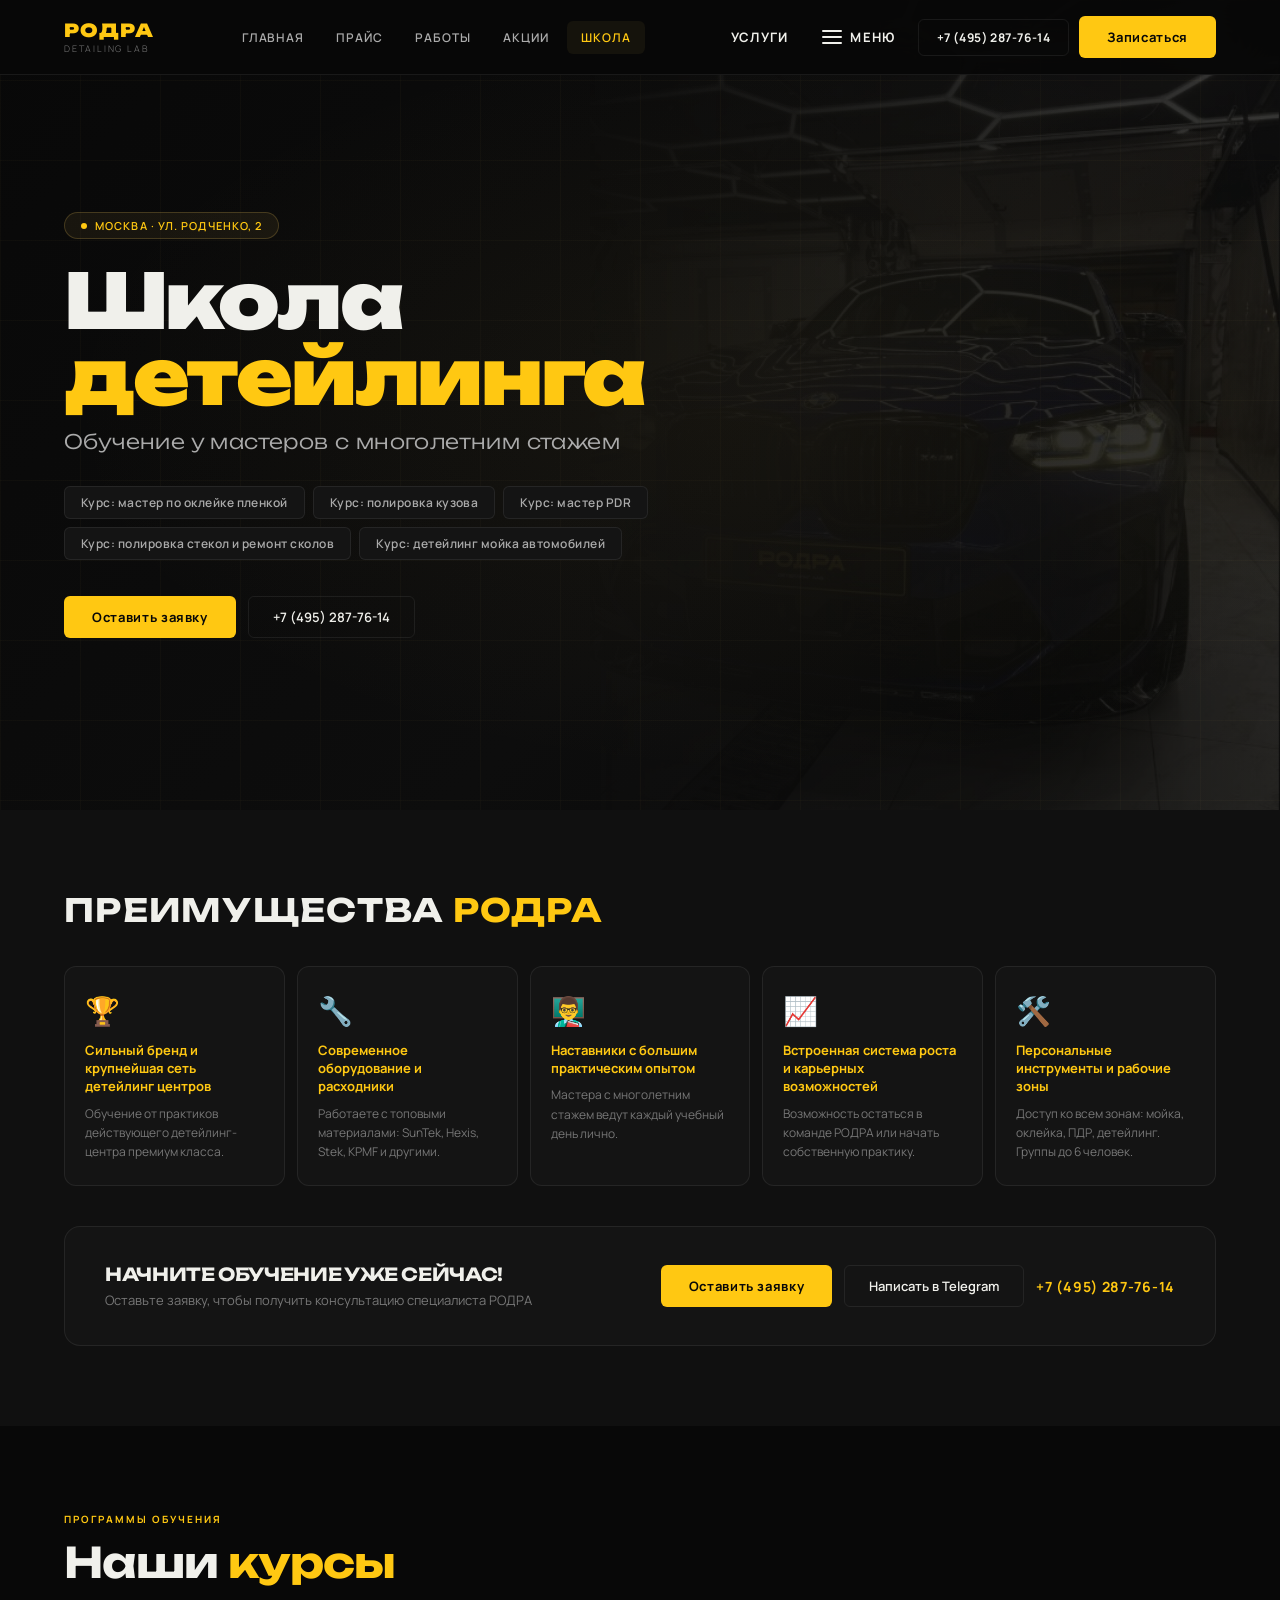
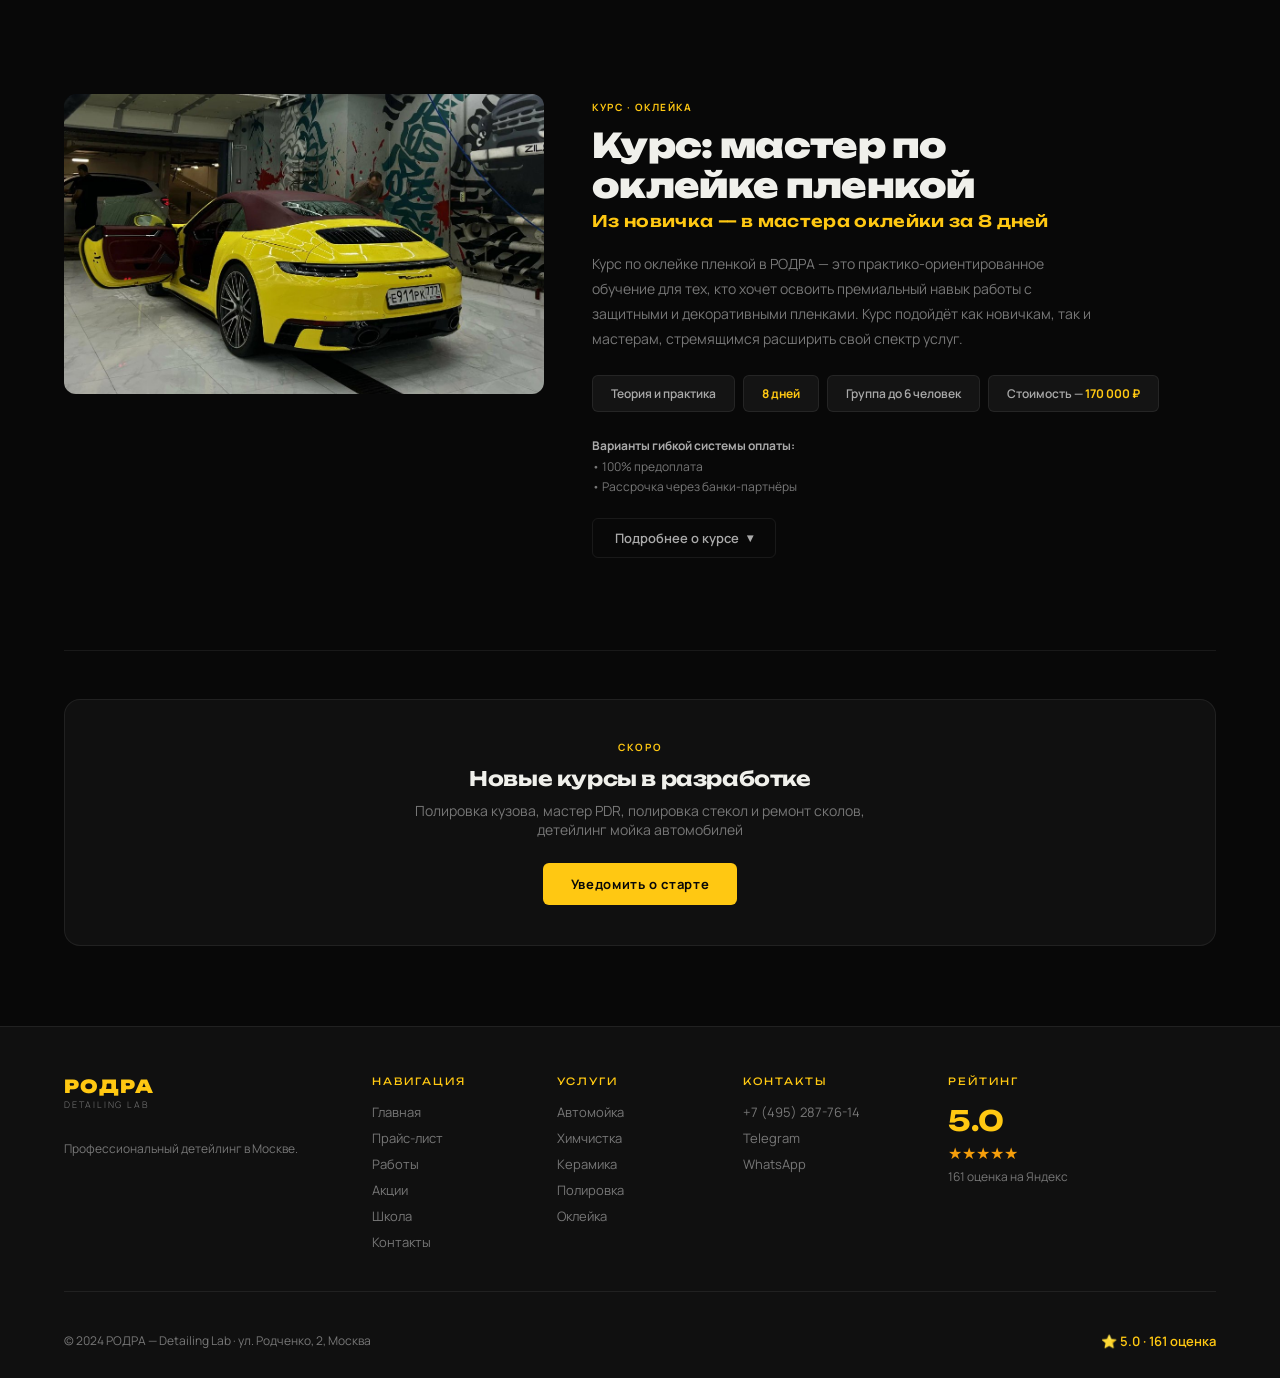
<file: school.html>
<!DOCTYPE html>
<html lang="ru">
<head>
<meta charset="UTF-8">
<meta name="viewport" content="width=device-width, initial-scale=1.0">
<title>Школа детейлинга — РОДРА Detailing Lab</title>
<link rel="preconnect" href="https://fonts.googleapis.com">
<link href="https://fonts.googleapis.com/css2?family=Unbounded:wght@300;400;600;700;900&family=Manrope:wght@300;400;500;600;700&display=swap" rel="stylesheet">
<style>
/* ═══════════════════════════════════════
   РОДРА — Detailing Lab | Global Styles
   ═══════════════════════════════════════ */

@import url('https://fonts.googleapis.com/css2?family=Unbounded:wght@300;400;600;700;900&family=Manrope:wght@300;400;500;600;700&display=swap');

:root {
  --black:   #080808;
  --dark:    #101010;
  --card:    #141414;
  --card2:   #1a1a1a;
  --border:  rgba(255,255,255,0.07);
  --gold:    #FFC812;
  --gold2:   #e8c96a;
  --white:   #f0f0eb;
  --gray:    #777;
  --lgray:   #aaa;
  --cyan:    #c9a84c; /* keep gold as accent */
}

*, *::before, *::after { margin: 0; padding: 0; box-sizing: border-box; }
html { scroll-behavior: smooth; }
body {
  background: var(--black);
  color: var(--white);
  font-family: 'Manrope', sans-serif;
  overflow-x: hidden;
  min-height: 100vh;
}

::-webkit-scrollbar { width: 4px; }
::-webkit-scrollbar-track { background: var(--black); }
::-webkit-scrollbar-thumb { background: var(--gold); border-radius: 2px; }

/* ── TYPOGRAPHY ── */
h1,h2,h3,h4 { font-family: 'Unbounded', sans-serif; letter-spacing: -0.02em; }

/* ── BUTTONS ── */
.btn-gold {
  display: inline-flex; align-items: center; gap: 8px;
  background: var(--gold); color: var(--black);
  padding: 12px 28px; border-radius: 6px;
  font-weight: 700; font-size: 13px; letter-spacing: 0.05em;
  text-decoration: none; border: none; cursor: pointer;
  font-family: 'Manrope', sans-serif;
  transition: background 0.2s, transform 0.2s;
}
.btn-gold:hover { background: var(--gold2); transform: translateY(-2px); }

.btn-outline {
  display: inline-flex; align-items: center; gap: 8px;
  background: transparent; color: var(--white);
  padding: 11px 24px; border-radius: 6px;
  font-weight: 600; font-size: 13px;
  text-decoration: none; border: 1px solid var(--border);
  cursor: pointer; font-family: 'Manrope', sans-serif;
  transition: border-color 0.2s, color 0.2s;
}
.btn-outline:hover { border-color: var(--gold); color: var(--gold); }

/* ══════════════════════════════
   NAVIGATION
   ══════════════════════════════ */
.navbar {
  position: fixed; top: 0; left: 0; right: 0; z-index: 1000;
  background: rgba(8,8,8,0.95);
  backdrop-filter: blur(20px);
  border-bottom: 1px solid var(--border);
  transition: padding 0.3s;
}
.navbar-inner {
  display: flex; align-items: center;
  justify-content: space-between;
  padding: 16px 5%;
  max-width: 1400px; margin: 0 auto;
}

/* Logo */
.nav-logo { text-decoration: none; display: flex; align-items: center; gap: 10px; }
.nav-logo-text {
  font-family: 'Unbounded', sans-serif;
  font-size: 18px; font-weight: 900;
  color: var(--gold); letter-spacing: 0.05em;
}
.nav-logo-sub {
  display: block; font-size: 9px; font-weight: 300;
  color: var(--gray); letter-spacing: 0.2em; text-transform: uppercase;
}

/* Desktop nav links */
.nav-links {
  display: flex; align-items: center; gap: 4px;
  list-style: none;
}
.nav-links > li > a {
  display: block; padding: 8px 14px;
  color: var(--lgray); text-decoration: none;
  font-size: 12px; font-weight: 600;
  letter-spacing: 0.08em; text-transform: uppercase;
  border-radius: 6px;
  transition: color 0.2s, background 0.2s;
}
.nav-links > li > a:hover,
.nav-links > li > a.active { color: var(--gold); background: rgba(201,168,76,0.07); }

/* Call / Write buttons */
.nav-actions { display: flex; gap: 10px; align-items: center; }
.nav-phone-btn {
  padding: 9px 18px; border-radius: 6px;
  border: 1px solid var(--border); background: transparent;
  color: var(--white); font-size: 12px; font-weight: 700;
  text-decoration: none; letter-spacing: 0.05em;
  font-family: 'Manrope', sans-serif;
  transition: border-color 0.2s, color 0.2s;
}
.nav-phone-btn:hover { border-color: var(--gold); color: var(--gold); }

/* Меню burger */
.nav-menu-btn {
  display: flex; align-items: center; gap: 8px;
  background: none; border: none; cursor: pointer;
  color: var(--white); font-size: 13px; font-weight: 700;
  font-family: 'Manrope', sans-serif; letter-spacing: 0.1em;
  text-transform: uppercase; padding: 8px 12px;
  border-radius: 6px; transition: color 0.2s;
}
.nav-menu-btn:hover { color: var(--gold); }
.burger-lines { display: flex; flex-direction: column; gap: 4px; }
.burger-lines span { display: block; width: 20px; height: 2px; background: currentColor; border-radius: 2px; transition: all 0.3s; }

/* ── MEGA MENU (dropdown from top) ── */
.mega-menu-overlay {
  position: fixed;
  top: 0; left: 0; right: 0;
  z-index: 999;
  background: var(--dark);
  border-bottom: 1px solid var(--border);
  transform: translateY(-100%);
  transition: transform 0.4s cubic-bezier(0.16, 1, 0.3, 1);
  padding: 90px 5% 40px;
  max-height: 100vh;
  overflow-y: auto;
}
.mega-menu-overlay.open { transform: translateY(0); }

.mega-menu-inner {
  max-width: 1400px; margin: 0 auto;
  display: grid; grid-template-columns: 1fr 3fr; gap: 60px;
}
.mega-menu-nav { display: flex; flex-direction: column; gap: 4px; }
.mega-menu-nav a {
  display: block; padding: 10px 16px;
  color: var(--lgray); text-decoration: none;
  font-family: 'Unbounded', sans-serif;
  font-size: 16px; font-weight: 600;
  border-radius: 8px;
  transition: color 0.2s, background 0.2s, padding-left 0.2s;
  border-left: 2px solid transparent;
}
.mega-menu-nav a:hover {
  color: var(--gold); background: rgba(201,168,76,0.06);
  padding-left: 24px; border-left-color: var(--gold);
}

/* Services mega */
.services-mega-overlay {
  position: fixed;
  top: 0; left: 0; right: 0;
  z-index: 999;
  background: var(--dark);
  border-bottom: 1px solid var(--border);
  transform: translateY(-100%);
  transition: transform 0.4s cubic-bezier(0.16, 1, 0.3, 1);
  padding: 90px 5% 40px;
}
.services-mega-overlay.open { transform: translateY(0); }
.services-mega-grid {
  max-width: 1400px; margin: 0 auto;
  display: grid; grid-template-columns: repeat(4, 1fr); gap: 32px;
}
.services-mega-col h4 {
  font-family: 'Unbounded', sans-serif;
  font-size: 10px; letter-spacing: 0.2em;
  text-transform: uppercase; color: var(--gold);
  margin-bottom: 12px;
}
.services-mega-col a {
  display: block; padding: 6px 0;
  color: var(--lgray); text-decoration: none;
  font-size: 13px; font-weight: 500;
  transition: color 0.2s, padding-left 0.2s;
  border-bottom: 1px solid var(--border);
}
.services-mega-col a:last-child { border-bottom: none; }
.services-mega-col a:hover { color: var(--gold); padding-left: 6px; }

/* Close button */
.mega-close {
  position: absolute; top: 20px; right: 5%;
  background: none; border: none; color: var(--lgray);
  font-size: 24px; cursor: pointer; line-height: 1;
  transition: color 0.2s;
}
.mega-close:hover { color: var(--gold); }

/* Mobile menu */
.mobile-menu {
  display: none;
  position: fixed; inset: 0; z-index: 998;
  background: var(--black);
  flex-direction: column;
  padding: 90px 5% 40px;
  overflow-y: auto;
}
.mobile-menu.open { display: flex; }
.mobile-menu a {
  display: block; padding: 16px 0;
  border-bottom: 1px solid var(--border);
  color: var(--white); text-decoration: none;
  font-family: 'Unbounded', sans-serif;
  font-size: 20px; font-weight: 600;
  transition: color 0.2s;
}
.mobile-menu a:hover { color: var(--gold); }
.mobile-menu-cta {
  margin-top: 32px;
  background: var(--gold) !important;
  color: var(--black) !important;
  text-align: center;
  padding: 16px !important;
  border-radius: 8px;
  border: none !important;
  font-size: 16px !important;
}
.mobile-close {
  position: absolute; top: 20px; right: 5%;
  background: none; border: none; color: var(--white);
  font-size: 28px; cursor: pointer;
}
.burger { display: none; }

/* ── FOOTER ── */
footer {
  background: var(--dark);
  border-top: 1px solid var(--border);
  padding: 48px 5% 28px;
}
.footer-inner {
  max-width: 1400px; margin: 0 auto;
}
.footer-top {
  display: grid; grid-template-columns: 1fr 2fr 1fr;
  gap: 40px; margin-bottom: 40px;
  padding-bottom: 40px; border-bottom: 1px solid var(--border);
}
.footer-nav-title {
  font-family: 'Unbounded', sans-serif;
  font-size: 10px; letter-spacing: 0.2em;
  text-transform: uppercase; color: var(--gold); margin-bottom: 16px;
}
.footer-nav { display: flex; flex-direction: column; gap: 8px; }
.footer-nav a {
  color: var(--gray); text-decoration: none; font-size: 13px;
  transition: color 0.2s;
}
.footer-nav a:hover { color: var(--gold); }
.footer-bottom {
  display: flex; align-items: center;
  justify-content: space-between; flex-wrap: wrap; gap: 12px;
}
.footer-copy { font-size: 12px; color: var(--gray); }
.footer-rating { font-size: 13px; color: var(--gold); font-weight: 600; }

/* ── MODAL ── */
.modal-overlay {
  position: fixed; inset: 0;
  background: rgba(0,0,0,0.85);
  z-index: 2000; display: none;
  align-items: center; justify-content: center; padding: 20px;
}
.modal-overlay.open { display: flex; }
.modal {
  background: var(--dark); border: 1px solid var(--border);
  border-radius: 16px; padding: 40px;
  max-width: 480px; width: 100%; position: relative;
  animation: fadeUp 0.3s ease;
}
.modal-close {
  position: absolute; top: 16px; right: 20px;
  background: none; border: none; color: var(--gray);
  font-size: 24px; cursor: pointer;
}
.modal h3 { font-family: 'Unbounded', sans-serif; font-size: 20px; margin-bottom: 6px; }
.modal > p { color: var(--gray); font-size: 13px; margin-bottom: 24px; }
.form-group { margin-bottom: 14px; }
.form-group label {
  display: block; font-size: 11px; color: var(--gray);
  text-transform: uppercase; letter-spacing: 0.1em; margin-bottom: 6px;
}
.form-group input, .form-group textarea, .form-group select {
  width: 100%; background: var(--card);
  border: 1px solid var(--border); border-radius: 8px;
  padding: 11px 14px; color: var(--white);
  font-size: 14px; font-family: 'Manrope', sans-serif;
  transition: border-color 0.2s; outline: none;
}
.form-group input:focus, .form-group textarea:focus, .form-group select:focus { border-color: var(--gold); }
.form-group textarea { min-height: 80px; resize: vertical; }
.form-group select option { background: var(--dark); }

/* ── SCROLL TOP ── */
.scroll-top {
  position: fixed; bottom: 28px; left: 28px;
  width: 42px; height: 42px;
  background: var(--gold); color: var(--black);
  border: none; border-radius: 50%; font-size: 18px;
  cursor: pointer; display: none; align-items: center;
  justify-content: center; z-index: 500;
  transition: background 0.2s, transform 0.2s;
}
.scroll-top:hover { background: var(--gold2); transform: translateY(-3px); }
.scroll-top.visible { display: flex; }

/* ── SECTION LABELS ── */
.section-label {
  display: inline-block; font-size: 10px; font-weight: 700;
  letter-spacing: 0.2em; text-transform: uppercase;
  color: var(--gold); margin-bottom: 12px;
}
.section-title {
  font-family: 'Unbounded', sans-serif;
  font-size: clamp(24px, 3.5vw, 42px);
  font-weight: 700; line-height: 1.15; margin-bottom: 14px;
}
.section-desc { font-size: 14px; color: var(--gray); line-height: 1.7; max-width: 560px; }

/* ── ANIMATIONS ── */
@keyframes fadeUp {
  from { opacity: 0; transform: translateY(24px); }
  to   { opacity: 1; transform: translateY(0); }
}
@keyframes fadeIn { from { opacity: 0; } to { opacity: 1; } }
@keyframes pulse {
  0%,100% { opacity:1; transform:scale(1); }
  50%      { opacity:.5; transform:scale(.8); }
}

.anim { opacity: 0; transform: translateY(24px); transition: opacity 0.6s ease, transform 0.6s ease; }
.anim.visible { opacity: 1; transform: translateY(0); }
.anim-delay-1 { transition-delay: 0.1s; }
.anim-delay-2 { transition-delay: 0.2s; }
.anim-delay-3 { transition-delay: 0.3s; }

/* ══════════════════
   RESPONSIVE
   ══════════════════ */
@media (max-width: 1024px) {
  .footer-top { grid-template-columns: 1fr 1fr; }
}
@media (max-width: 768px) {
  .nav-links, .nav-phone-btn { display: none; }
  .burger { display: flex; flex-direction: column; gap: 5px; cursor: pointer; padding: 4px; }
  .burger span { display: block; width: 22px; height: 2px; background: var(--white); border-radius: 2px; }
  .footer-top { grid-template-columns: 1fr; }
  .modal { padding: 28px 20px; }
}


/* ═══════════ SCHOOL PAGE ═══════════ */

/* HERO */
.school-hero {
  min-height: 90vh;
  display: flex; align-items: center;
  position: relative; overflow: hidden;
  padding: 120px 5% 80px;
}
.school-hero-bg {
  position: absolute; inset: 0;
  background: linear-gradient(135deg, #080808 0%, #0d0d0d 60%, #080808 100%);
}
.school-hero-bg::before {
  content: '';
  position: absolute; inset: 0;
  background: radial-gradient(ellipse at 60% 50%, rgba(201,168,76,0.06) 0%, transparent 65%);
}
.school-hero-img {
  position: absolute; right: 0; top: 0; bottom: 0;
  width: 55%; height: 100%;
  object-fit: cover;
  mask-image: linear-gradient(to left, rgba(0,0,0,0.5), transparent);
  opacity: 0.35;
}
.school-hero-grid {
  position: absolute; inset: 0;
  background-image:
    linear-gradient(rgba(201,168,76,0.03) 1px, transparent 1px),
    linear-gradient(90deg, rgba(201,168,76,0.03) 1px, transparent 1px);
  background-size: 80px 80px;
}
.school-hero-content {
  position: relative; z-index: 2;
  max-width: 700px;
  animation: fadeUp 0.9s ease both;
}
.school-badge {
  display: inline-flex; align-items: center; gap: 8px;
  background: rgba(201,168,76,0.08);
  border: 1px solid rgba(201,168,76,0.25);
  border-radius: 100px; padding: 5px 16px; margin-bottom: 24px;
}
.school-badge-dot {
  width: 6px; height: 6px; border-radius: 50%;
  background: var(--gold); animation: pulse 2s infinite;
}
.school-badge span { font-size: 11px; letter-spacing: 0.1em; text-transform: uppercase; color: var(--gold); font-weight: 600; }

.school-hero-title {
  font-family: "Unbounded", sans-serif;
  font-size: clamp(38px, 6vw, 76px);
  font-weight: 900; line-height: 1.0;
  letter-spacing: -0.03em; margin-bottom: 14px;
}
.school-hero-title .accent { color: var(--gold); }
.school-hero-sub {
  font-family: "Unbounded", sans-serif;
  font-size: clamp(14px, 2vw, 20px);
  font-weight: 300; color: var(--lgray);
  margin-bottom: 32px; letter-spacing: 0.02em;
}

/* Course tags */
.school-tags {
  display: flex; flex-wrap: wrap; gap: 8px; margin-bottom: 36px;
}
.school-tag {
  padding: 7px 16px; border-radius: 6px;
  border: 1px solid var(--border);
  background: var(--card); color: var(--lgray);
  font-size: 12px; font-weight: 600;
  letter-spacing: 0.04em; cursor: pointer;
  text-decoration: none;
  transition: all 0.2s;
}
.school-tag:hover {
  border-color: var(--gold); color: var(--gold);
  background: rgba(201,168,76,0.06);
}

.school-hero-btns { display: flex; gap: 12px; flex-wrap: wrap; }

/* ─── WHY SECTION ─── */
.why-school {
  padding: 80px 5%;
  background: var(--dark);
}
.why-school-inner { max-width: 1200px; margin: 0 auto; }
.why-school-title {
  font-family: "Unbounded", sans-serif;
  font-size: clamp(20px, 3vw, 32px);
  font-weight: 700; text-transform: uppercase;
  margin-bottom: 36px; letter-spacing: 0.04em;
}
.why-cards {
  display: grid;
  grid-template-columns: repeat(5, 1fr);
  gap: 12px;
}
.why-card {
  background: var(--card);
  border: 1px solid var(--border);
  border-radius: 12px;
  padding: 24px 20px;
  transition: border-color 0.3s, transform 0.3s;
  position: relative;
  overflow: hidden;
}
.why-card::after {
  content: '';
  position: absolute; bottom: 0; left: 0; right: 0;
  height: 2px; background: var(--gold);
  transform: scaleX(0); transition: transform 0.3s;
}
.why-card:hover { border-color: rgba(201,168,76,0.3); transform: translateY(-3px); }
.why-card:hover::after { transform: scaleX(1); }
.why-card-icon { font-size: 28px; margin-bottom: 12px; }
.why-card-title {
  font-size: 13px; font-weight: 700;
  color: var(--gold); line-height: 1.4;
  margin-bottom: 8px;
}
.why-card-desc { font-size: 12px; color: var(--gray); line-height: 1.6; }

/* CTA START BLOCK */
.school-cta-block {
  background: var(--card);
  border: 1px solid var(--border);
  border-radius: 16px;
  padding: 36px 40px;
  margin-top: 40px;
  display: flex;
  align-items: center;
  justify-content: space-between;
  gap: 32px;
  flex-wrap: wrap;
}
.school-cta-text h3 {
  font-family: "Unbounded", sans-serif;
  font-size: 18px; font-weight: 700;
  margin-bottom: 6px; text-transform: uppercase;
}
.school-cta-text p { font-size: 13px; color: var(--gray); }
.school-cta-buttons { display: flex; gap: 12px; flex-wrap: wrap; align-items: center; }
.school-phone {
  font-size: 14px; color: var(--gold);
  font-weight: 700; text-decoration: none;
  letter-spacing: 0.05em;
}

/* ─── COURSE CARD ─── */
.courses-section {
  padding: 80px 5%;
  background: var(--black);
}
.courses-inner { max-width: 1200px; margin: 0 auto; }

.course-card {
  border-bottom: 1px solid var(--border);
  padding: 60px 0;
}
.course-card:first-child { padding-top: 0; }
.course-card:last-child { border-bottom: none; }

.course-header {
  display: grid;
  grid-template-columns: 480px 1fr;
  gap: 48px; align-items: start;
  margin-bottom: 32px;
}
.course-img {
  width: 100%; height: 300px;
  object-fit: cover; border-radius: 12px;
  display: block;
}
.course-meta { }
.course-tag {
  display: inline-block;
  font-size: 10px; font-weight: 700;
  letter-spacing: 0.15em; text-transform: uppercase;
  color: var(--gold); margin-bottom: 12px;
}
.course-title {
  font-family: "Unbounded", sans-serif;
  font-size: clamp(22px, 3vw, 34px);
  font-weight: 900; line-height: 1.15;
  margin-bottom: 6px;
}
.course-subtitle {
  font-family: "Unbounded", sans-serif;
  font-size: clamp(12px, 1.5vw, 16px);
  font-weight: 600; color: var(--gold);
  margin-bottom: 20px; letter-spacing: 0.02em;
}
.course-desc {
  font-size: 14px; color: var(--gray);
  line-height: 1.8; margin-bottom: 24px;
  max-width: 500px;
}

/* Info badges */
.course-badges {
  display: flex; flex-wrap: wrap; gap: 8px; margin-bottom: 24px;
}
.course-badge {
  padding: 9px 18px; border-radius: 6px;
  border: 1px solid var(--border);
  background: var(--card);
  font-size: 12px; font-weight: 600; color: var(--lgray);
  white-space: nowrap;
}
.course-badge strong { color: var(--gold); }

.course-payment {
  font-size: 12px; color: var(--gray); margin-bottom: 20px; line-height: 1.7;
}
.course-payment strong { color: var(--lgray); }

/* Details toggle */
.course-details-btn {
  display: inline-flex; align-items: center; gap: 8px;
  background: transparent;
  color: var(--lgray); border: 1px solid var(--border);
  padding: 10px 22px; border-radius: 6px;
  font-size: 13px; font-weight: 600;
  cursor: pointer; font-family: "Manrope", sans-serif;
  transition: all 0.2s;
}
.course-details-btn:hover { border-color: var(--gold); color: var(--gold); }
.course-details-btn .btn-arrow {
  transition: transform 0.3s;
  font-size: 12px;
}
.course-details-btn.open .btn-arrow { transform: rotate(180deg); }

/* Details panel */
.course-details {
  display: none;
  background: var(--card);
  border: 1px solid var(--border);
  border-radius: 12px;
  overflow: hidden;
  margin-top: 28px;
  animation: fadeUp 0.4s ease;
}
.course-details.open { display: block; }

.details-grid {
  display: grid;
  grid-template-columns: 1fr 1fr;
  gap: 0;
}
.details-col {
  padding: 32px 36px;
  border-right: 1px solid var(--border);
}
.details-col:last-child { border-right: none; }
.details-col-title {
  font-family: "Unbounded", sans-serif;
  font-size: 11px; font-weight: 700;
  letter-spacing: 0.18em; text-transform: uppercase;
  color: var(--gold); margin-bottom: 18px;
}
.details-list { display: flex; flex-direction: column; gap: 10px; }
.details-item {
  display: flex; align-items: flex-start; gap: 10px;
  font-size: 13px; color: var(--lgray); line-height: 1.55;
}
.details-item-num {
  font-family: "Unbounded", sans-serif;
  font-size: 11px; font-weight: 700;
  color: var(--gold); flex-shrink: 0;
  width: 22px; margin-top: 1px;
}
.details-item-dot {
  color: var(--gold); flex-shrink: 0; margin-top: 3px; font-size: 8px;
}

/* Bottom strip in details */
.details-bottom {
  border-top: 1px solid var(--border);
  padding: 28px 36px;
  display: grid;
  grid-template-columns: 1fr 1fr 1fr;
  gap: 24px;
}
.details-stat { }
.details-stat-val {
  font-family: "Unbounded", sans-serif;
  font-size: 22px; font-weight: 700; color: var(--gold);
  margin-bottom: 4px;
}
.details-stat-label { font-size: 12px; color: var(--gray); }

.details-cta {
  border-top: 1px solid var(--border);
  padding: 28px 36px;
  display: flex; align-items: center;
  justify-content: space-between; gap: 20px;
  background: rgba(201,168,76,0.03);
  flex-wrap: wrap;
}
.details-cta-text { font-size: 13px; color: var(--lgray); max-width: 500px; line-height: 1.6; }
.details-cta-text strong { color: var(--gold); font-size: 15px; }

@media (max-width: 1024px) {
  .why-cards { grid-template-columns: repeat(3, 1fr); }
  .course-header { grid-template-columns: 1fr; }
  .course-img { height: 220px; }
  .details-grid { grid-template-columns: 1fr; }
  .details-col { border-right: none; border-bottom: 1px solid var(--border); }
  .details-bottom { grid-template-columns: repeat(2, 1fr); }
}
@media (max-width: 768px) {
  .why-cards { grid-template-columns: repeat(2, 1fr); }
  .school-hero-title { font-size: 32px; }
  .school-cta-block { flex-direction: column; align-items: flex-start; }
  .details-bottom { grid-template-columns: 1fr; }
  .details-cta { flex-direction: column; }
}
@media (max-width: 480px) {
  .why-cards { grid-template-columns: 1fr; }
}
</style>
</head>
<body>

<!-- NAVBAR -->
<nav class="navbar" id="navbar">
  <div class="navbar-inner">
    <a href="index.html" class="nav-logo">
      <div>
        <span class="nav-logo-text">РОДРА</span>
        <span class="nav-logo-sub">Detailing Lab</span>
      </div>
    </a>
    <ul class="nav-links">
      <li><a href="index.html">Главная</a></li>
      <li><a href="price.html">Прайс</a></li>
      <li><a href="works.html">Работы</a></li>
      <li><a href="promo.html">Акции</a></li>
      <li><a href="school.html" class="active">Школа</a></li>
    </ul>
    <div class="nav-actions">
      <button class="nav-menu-btn" onclick="toggleServices()" id="servicesBtn"><span>Услуги</span></button>
      <button class="nav-menu-btn" onclick="toggleMenu()" id="menuBtn">
        <div class="burger-lines"><span></span><span></span><span></span></div>
        <span>Меню</span>
      </button>
      <a href="tel:+74952877614" class="nav-phone-btn">+7 (495) 287-76-14</a>
      <button class="btn-gold" onclick="openModal()">Записаться</button>
    </div>
    <div class="burger" onclick="toggleMobile()"><span></span><span></span><span></span></div>
  </div>
</nav>

<!-- MEGA MENU -->
<div class="mega-menu-overlay" id="megaMenu">
  <button class="mega-close" onclick="toggleMenu()">✕</button>
  <div class="mega-menu-inner">
    <nav class="mega-menu-nav">
      <a href="index.html">Главная</a>
      <a href="index.html#about">О студии</a>
      <a href="price.html">Прайс-лист</a>
      <a href="works.html">Наши работы</a>
      <a href="promo.html">Акции</a>
      <a href="school.html">Школа РОДРА</a>
      <a href="index.html#reviews">Отзывы</a>
      <a href="index.html#contacts">Контакты</a>
    </nav>
    <div>
      <p style="font-size:13px;color:var(--gray);line-height:1.7;margin-bottom:20px;">
        РОДРА — детейлинг-студия премиум-класса в Москве.
      </p>
      <a href="tel:+74952877614" style="color:var(--gold);font-size:18px;font-weight:700;text-decoration:none;">+7 (495) 287-76-14</a><br>
      <span style="font-size:12px;color:var(--gray);">ул. Родченко, 2 · до 00:00</span>
    </div>
  </div>
</div>

<!-- SERVICES MEGA -->
<div class="services-mega-overlay" id="servicesMega">
  <button class="mega-close" onclick="toggleServices()">✕</button>
  <div class="services-mega-grid">
    <div class="services-mega-col">
      <h4>Мойка</h4>
      <a href="price.html#washing">Турбо мойка (2 фазы)</a>
      <a href="price.html#washing">Стандартная мойка (3 фазы)</a>
      <a href="price.html#washing">Детейлинг мойка (4 фазы)</a>
    </div>
    <div class="services-mega-col">
      <h4>Химчистка & Интерьер</h4>
      <a href="price.html#chemistry">Детейлинг химчистка</a>
      <a href="price.html#chemistry">Химчистка сидений</a>
      <a href="price.html#interior">Уборка салона</a>
    </div>
    <div class="services-mega-col">
      <h4>Защита & Полировка</h4>
      <a href="price.html#protection">Керамическое покрытие</a>
      <a href="price.html#polishing">Глянцевая полировка</a>
      <a href="price.html#polishing">Восстановительная полировка</a>
    </div>
    <div class="services-mega-col">
      <h4>Оклейка & Прочее</h4>
      <a href="price.html#wrapping">Оклейка зон риска</a>
      <a href="price.html#wrapping">Полная оклейка</a>
      <a href="price.html#noise">Шумоизоляция</a>
      <a href="price.html#pdr">PDR</a>
    </div>
  </div>
</div>

<!-- Mobile menu -->
<div class="mobile-menu" id="mobileMenu">
  <button class="mobile-close" onclick="toggleMobile()">✕</button>
  <a href="index.html" onclick="toggleMobile()">Главная</a>
  <a href="price.html" onclick="toggleMobile()">Прайс</a>
  <a href="works.html" onclick="toggleMobile()">Работы</a>
  <a href="promo.html" onclick="toggleMobile()">Акции</a>
  <a href="school.html" onclick="toggleMobile()">Школа</a>
  <a href="index.html#contacts" onclick="toggleMobile()">Контакты</a>
  <a href="#" class="mobile-menu-cta" onclick="toggleMobile();openModal();">Записаться</a>
</div>

<!-- HERO -->
<section class="school-hero">
  <div class="school-hero-bg"></div>
  <div class="school-hero-grid"></div>
  <img src="[data-uri]" alt="Школа РОДРА" class="school-hero-img">
  <div class="school-hero-content">
    <div class="school-badge">
      <div class="school-badge-dot"></div>
      <span>Москва · ул. Родченко, 2</span>
    </div>
    <h1 class="school-hero-title">Школа<br><span class="accent">детейлинга</span></h1>
    <p class="school-hero-sub">Обучение у мастеров с многолетним стажем</p>
    <div class="school-tags">
      <a href="#course-wrapping" class="school-tag">Курс: мастер по оклейке пленкой</a>
      <a href="#" class="school-tag">Курс: полировка кузова</a>
      <a href="#" class="school-tag">Курс: мастер PDR</a>
      <a href="#" class="school-tag">Курс: полировка стекол и ремонт сколов</a>
      <a href="#" class="school-tag">Курс: детейлинг мойка автомобилей</a>
    </div>
    <div class="school-hero-btns">
      <button class="btn-gold" onclick="openModal()">Оставить заявку</button>
      <a href="tel:+74952877614" class="btn-outline">+7 (495) 287-76-14</a>
    </div>
  </div>
</section>

<!-- WHY RODRA -->
<section class="why-school">
  <div class="why-school-inner">
    <h2 class="why-school-title anim">Преимущества <span style="color:var(--gold)">РОДРА</span></h2>
    <div class="why-cards anim">
      <div class="why-card">
        <div class="why-card-icon">🏆</div>
        <div class="why-card-title">Сильный бренд и крупнейшая сеть детейлинг центров</div>
        <div class="why-card-desc">Обучение от практиков действующего детейлинг-центра премиум класса.</div>
      </div>
      <div class="why-card">
        <div class="why-card-icon">🔧</div>
        <div class="why-card-title">Современное оборудование и расходники</div>
        <div class="why-card-desc">Работаете с топовыми материалами: SunTek, Hexis, Stek, KPMF и другими.</div>
      </div>
      <div class="why-card">
        <div class="why-card-icon">👨‍🏫</div>
        <div class="why-card-title">Наставники с большим практическим опытом</div>
        <div class="why-card-desc">Мастера с многолетним стажем ведут каждый учебный день лично.</div>
      </div>
      <div class="why-card">
        <div class="why-card-icon">📈</div>
        <div class="why-card-title">Встроенная система роста и карьерных возможностей</div>
        <div class="why-card-desc">Возможность остаться в команде РОДРА или начать собственную практику.</div>
      </div>
      <div class="why-card">
        <div class="why-card-icon">🛠️</div>
        <div class="why-card-title">Персональные инструменты и рабочие зоны</div>
        <div class="why-card-desc">Доступ ко всем зонам: мойка, оклейка, ПДР, детейлинг. Группы до 6 человек.</div>
      </div>
    </div>

    <!-- CTA START -->
    <div class="school-cta-block anim">
      <div class="school-cta-text">
        <h3>Начните обучение уже сейчас!</h3>
        <p>Оставьте заявку, чтобы получить консультацию специалиста РОДРА</p>
      </div>
      <div class="school-cta-buttons">
        <button class="btn-gold" onclick="openModal()">Оставить заявку</button>
        <a href="https://t.me/rodradetailing" target="_blank" class="btn-outline">Написать в Telegram</a>
        <a href="tel:+74952877614" class="school-phone">+7 (495) 287-76-14</a>
      </div>
    </div>
  </div>
</section>

<!-- COURSES -->
<section class="courses-section" id="courses">
  <div class="courses-inner">
    <span class="section-label anim">Программы обучения</span>
    <h2 class="section-title anim" style="margin-bottom:48px;">Наши <span style="color:var(--gold)">курсы</span></h2>

    <!-- КУРС 1: ОКЛЕЙКА ПЛЕНКОЙ -->
    <div class="course-card anim" id="course-wrapping">
      <div class="course-header">
        <img class="course-img" src="[data-uri]" alt="Курс оклейки пленкой">
        <div class="course-meta">
          <div class="course-tag">Курс · Оклейка</div>
          <h2 class="course-title">Курс: мастер по<br>оклейке пленкой</h2>
          <p class="course-subtitle">Из новичка — в мастера оклейки за 8 дней</p>
          <p class="course-desc">
            Курс по оклейке пленкой в РОДРА — это практико-ориентированное обучение для тех, кто хочет освоить премиальный навык работы с защитными и декоративными пленками. Курс подойдёт как новичкам, так и мастерам, стремящимся расширить свой спектр услуг.
          </p>
          <div class="course-badges">
            <div class="course-badge">Теория и практика</div>
            <div class="course-badge"><strong>8 дней</strong></div>
            <div class="course-badge">Группа до 6 человек</div>
            <div class="course-badge">Стоимость — <strong>170 000 ₽</strong></div>
          </div>
          <div class="course-payment">
            <strong>Варианты гибкой системы оплаты:</strong><br>
            • 100% предоплата<br>
            • Рассрочка через банки-партнёры
          </div>
          <button class="course-details-btn" onclick="toggleDetails(this, 'details-wrapping')">
            Подробнее о курсе <span class="btn-arrow">▾</span>
          </button>
        </div>
      </div>

      <!-- DETAILS PANEL -->
      <div class="course-details" id="details-wrapping">

        <div class="details-grid">
          <!-- ПРОГРАММА -->
          <div class="details-col">
            <div class="details-col-title">Программа курса</div>
            <div class="details-list">
              <div class="details-item">
                <span class="details-item-num">1</span>
                <span>Технология мойки и подготовки кузова</span>
              </div>
              <div class="details-item">
                <span class="details-item-num">2</span>
                <span>Теория пленок и практика на капотах и крышах</span>
              </div>
              <div class="details-item">
                <span class="details-item-num">3</span>
                <span>Оклейка автомобилей под контролем наставника</span>
              </div>
              <div class="details-item">
                <span class="details-item-num">4</span>
                <span>Нюансы работы с полиуретаном, фары, сложные зоны</span>
              </div>
              <div class="details-item">
                <span class="details-item-num">5</span>
                <span>Экзамен, фотосессия работ, вручение сертификатов</span>
              </div>
            </div>
            <div style="margin-top:20px;padding-top:20px;border-top:1px solid var(--border);">
              <div class="details-col-title">Формат обучения</div>
              <div class="details-list">
                <div class="details-item"><span class="details-item-dot">◆</span><span>Продолжительность: 8 дней (Пн–Пт), Сб/Вс — выходные</span></div>
                <div class="details-item"><span class="details-item-dot">◆</span><span>Очный курс на действующих объектах РОДРА</span></div>
                <div class="details-item"><span class="details-item-dot">◆</span><span>Группы: максимум 6 человек</span></div>
              </div>
            </div>
          </div>

          <!-- ЧТО ВХОДИТ -->
          <div class="details-col">
            <div class="details-col-title">Что входит в обучение</div>
            <div class="details-list">
              <div class="details-item"><span class="details-item-dot">◆</span><span>Полная программа по работе с пленками: от подготовки поверхности до финишной оклейки</span></div>
              <div class="details-item"><span class="details-item-dot">◆</span><span>Тренировка на отдельных деталях и реальных автомобилях</span></div>
              <div class="details-item"><span class="details-item-dot">◆</span><span>Работа с топовыми пленками: SunTek, Hexis, Stek, KPMF и другими</span></div>
              <div class="details-item"><span class="details-item-dot">◆</span><span>Доступ ко всем зонам: мойка, оклейка, ПДР, детейлинг</span></div>
              <div class="details-item"><span class="details-item-dot">◆</span><span>Подготовка к работе с клиентами премиального сегмента</span></div>
              <div class="details-item"><span class="details-item-dot">◆</span><span>Официальный сертификат школы РОДРА</span></div>
              <div class="details-item"><span class="details-item-dot">◆</span><span>Портфолио с фото- и видеофиксацией работ</span></div>
            </div>
            <div style="margin-top:20px;padding-top:20px;border-top:1px solid var(--border);">
              <div class="details-col-title">Условия отбора</div>
              <div class="details-list">
                <div class="details-item"><span class="details-item-dot">◆</span><span>Собеседование в группе из 5–7 человек</span></div>
                <div class="details-item"><span class="details-item-dot">◆</span><span>Экскурсия, мини-мастер-классы</span></div>
                <div class="details-item"><span class="details-item-dot">◆</span><span>Проверка мотивации и готовности учиться</span></div>
              </div>
            </div>
          </div>
        </div>

        <!-- STATS -->
        <div class="details-bottom">
          <div class="details-stat">
            <div class="details-stat-val">8 дней</div>
            <div class="details-stat-label">Интенсивное обучение</div>
          </div>
          <div class="details-stat">
            <div class="details-stat-val">до 6 чел.</div>
            <div class="details-stat-label">Максимальный размер группы</div>
          </div>
          <div class="details-stat">
            <div class="details-stat-val">от 180 000 ₽</div>
            <div class="details-stat-label">Средний доход выпускника уже через 2 месяца</div>
          </div>
        </div>

        <!-- CTA IN DETAILS -->
        <div class="details-cta">
          <div class="details-cta-text">
            Возможность остаться в команде РОДРА или начать собственную практику.<br>
            <strong>Средний доход выпускника — от 180 000 ₽ уже после 2 месяцев.</strong>
          </div>
          <button class="btn-gold" onclick="openModal('course-wrapping')">Записаться на курс</button>
        </div>

      </div>
    </div>

    <!-- СКОРО: другие курсы -->
    <div class="anim" style="margin-top:48px;padding:40px;background:var(--dark);border:1px solid var(--border);border-radius:16px;text-align:center;">
      <div class="section-label" style="display:block;margin-bottom:12px;">Скоро</div>
      <h3 style="font-family:Unbounded,sans-serif;font-size:20px;font-weight:700;margin-bottom:10px;">
        Новые курсы в разработке
      </h3>
      <p style="font-size:14px;color:var(--gray);margin-bottom:24px;max-width:500px;margin-left:auto;margin-right:auto;">
        Полировка кузова, мастер PDR, полировка стекол и ремонт сколов, детейлинг мойка автомобилей
      </p>
      <button class="btn-gold" onclick="openModal()">Уведомить о старте</button>
    </div>

  </div>
</section>

<!-- FOOTER -->
<footer>
  <div class="footer-inner">
    <div class="footer-top">
      <div>
        <a href="index.html" class="nav-logo" style="margin-bottom:16px;display:inline-flex;">
          <div><span class="nav-logo-text">РОДРА</span><span class="nav-logo-sub">Detailing Lab</span></div>
        </a>
        <p style="font-size:12px;color:var(--gray);line-height:1.6;margin-top:12px;">Профессиональный детейлинг в Москве.</p>
      </div>
      <div style="display:grid;grid-template-columns:repeat(3,1fr);gap:20px;">
        <div>
          <p class="footer-nav-title">Навигация</p>
          <nav class="footer-nav">
            <a href="index.html">Главная</a>
            <a href="price.html">Прайс-лист</a>
            <a href="works.html">Работы</a>
            <a href="promo.html">Акции</a>
            <a href="school.html">Школа</a>
            <a href="index.html#contacts">Контакты</a>
          </nav>
        </div>
        <div>
          <p class="footer-nav-title">Услуги</p>
          <nav class="footer-nav">
            <a href="price.html#washing">Автомойка</a>
            <a href="price.html#chemistry">Химчистка</a>
            <a href="price.html#protection">Керамика</a>
            <a href="price.html#polishing">Полировка</a>
            <a href="price.html#wrapping">Оклейка</a>
          </nav>
        </div>
        <div>
          <p class="footer-nav-title">Контакты</p>
          <nav class="footer-nav">
            <a href="tel:+74952877614">+7 (495) 287-76-14</a>
            <a href="#">Telegram</a>
            <a href="https://wa.me/74952877614">WhatsApp</a>
          </nav>
        </div>
      </div>
      <div>
        <p class="footer-nav-title">Рейтинг</p>
        <div style="font-size:28px;font-family:Unbounded,sans-serif;font-weight:700;color:var(--gold);">5.0</div>
        <div style="color:#f59e0b;font-size:16px;margin:4px 0;">★★★★★</div>
        <div style="font-size:12px;color:var(--gray);">161 оценка на Яндекс</div>
      </div>
    </div>
    <div class="footer-bottom">
      <div class="footer-copy">© 2024 РОДРА — Detailing Lab · ул. Родченко, 2, Москва</div>
      <div class="footer-rating">⭐ 5.0 · 161 оценка</div>
    </div>
  </div>
</footer>

<button class="scroll-top" id="scrollTop" onclick="window.scrollTo({top:0,behavior:'smooth'})">↑</button>

<!-- MODAL -->
<div class="modal-overlay" id="modal">
  <div class="modal">
    <button class="modal-close" onclick="closeModal()">✕</button>
    <h3>Записаться на курс</h3>
    <p>Оставьте заявку — наш специалист свяжется с вами</p>
    <div class="form-group"><label>Ваше имя</label><input type="text" placeholder="Иван Иванов" id="m-name"></div>
    <div class="form-group"><label>Телефон</label><input type="tel" placeholder="+7 (___) ___-__-__" id="m-phone"></div>
    <div class="form-group">
      <label>Курс</label>
      <select id="m-service">
        <option>Мастер по оклейке пленкой — 170 000 ₽</option>
        <option>Полировка кузова — скоро</option>
        <option>Мастер PDR — скоро</option>
        <option>Другое / уточнить</option>
      </select>
    </div>
    <div class="form-group"><label>Комментарий</label><textarea placeholder="Ваш опыт, вопросы..." id="m-comment"></textarea></div>
    <button class="btn-gold" style="width:100%;justify-content:center;" onclick="submitForm()">Отправить заявку</button>
    <p style="font-size:11px;color:var(--gray);text-align:center;margin-top:10px;">
      Или звоните: <a href="tel:+74952877614" style="color:var(--gold);">+7 (495) 287-76-14</a>
    </p>
  </div>
</div>

<script>
const BACKEND_URL = "https://rodra-backend.onrender.com";

window.addEventListener("scroll", () => {
  const st = document.getElementById("scrollTop");
  window.scrollY > 400 ? st.classList.add("visible") : st.classList.remove("visible");
});

let menuOpen = false, servicesOpen = false;
function toggleMenu() {
  menuOpen = !menuOpen;
  document.getElementById("megaMenu").classList.toggle("open", menuOpen);
  if (servicesOpen) { servicesOpen = false; document.getElementById("servicesMega").classList.remove("open"); }
}
function toggleServices() {
  servicesOpen = !servicesOpen;
  document.getElementById("servicesMega").classList.toggle("open", servicesOpen);
  if (menuOpen) { menuOpen = false; document.getElementById("megaMenu").classList.remove("open"); }
}
function toggleMobile() { document.getElementById("mobileMenu").classList.toggle("open"); }
document.addEventListener("click", e => {
  if (!e.target.closest("#megaMenu") && !e.target.closest("#menuBtn")) { menuOpen=false; document.getElementById("megaMenu").classList.remove("open"); }
  if (!e.target.closest("#servicesMega") && !e.target.closest("#servicesBtn")) { servicesOpen=false; document.getElementById("servicesMega").classList.remove("open"); }
});

function openModal(course) {
  if (course) {
    const sel = document.getElementById("m-service");
    if (sel) {
      for (let i=0; i<sel.options.length; i++) {
        if (sel.options[i].value.toLowerCase().includes("оклейк")) {
          sel.selectedIndex = i; break;
        }
      }
    }
  }
  document.getElementById("modal").classList.add("open");
  document.body.style.overflow = "hidden";
}
function closeModal() {
  document.getElementById("modal").classList.remove("open");
  document.body.style.overflow = "";
}
document.getElementById("modal").addEventListener("click", e => {
  if (e.target === document.getElementById("modal")) closeModal();
});

// Details toggle
function toggleDetails(btn, id) {
  const panel = document.getElementById(id);
  const isOpen = panel.classList.contains("open");
  panel.classList.toggle("open", !isOpen);
  btn.classList.toggle("open", !isOpen);
  if (!isOpen) {
    panel.scrollIntoView({ behavior: "smooth", block: "nearest" });
  }
}

async function submitForm() {
  const name    = document.getElementById("m-name").value.trim();
  const phone   = document.getElementById("m-phone").value.trim();
  const service = document.getElementById("m-service").value;
  const comment = document.getElementById("m-comment").value.trim();
  if (!name || !phone) { alert("Заполните имя и телефон"); return; }
  const btn = document.querySelector(".modal .btn-gold");
  btn.textContent = "Отправляем..."; btn.disabled = true;
  try {
    const r = await fetch(`${BACKEND_URL}/api/lead`, {
      method: "POST", headers: {"Content-Type":"application/json"},
      body: JSON.stringify({name, phone, service, comment})
    });
    closeModal(); showThanks(r.ok);
  } catch { closeModal(); showThanks(false); }
  finally { btn.textContent = "Отправить заявку"; btn.disabled = false; }
}

function showThanks(ok) {
  const d = document.createElement("div");
  d.style.cssText = `position:fixed;top:50%;left:50%;transform:translate(-50%,-50%);background:var(--dark);border:1px solid ${ok?"var(--gold)":"#e74c3c"};border-radius:16px;padding:40px 48px;z-index:3000;text-align:center;animation:fadeUp 0.3s ease;`;
  d.innerHTML = ok
    ? `<div style="font-size:48px;margin-bottom:16px">✓</div><h3 style="font-family:Unbounded,sans-serif;font-size:20px;margin-bottom:8px">Заявка отправлена!</h3><p style="color:var(--gray);font-size:14px">Свяжемся с вами в ближайшее время</p>`
    : `<div style="font-size:48px;margin-bottom:16px">✕</div><h3 style="font-family:Unbounded,sans-serif;font-size:20px;margin-bottom:8px">Ошибка</h3><p style="color:var(--gray);font-size:14px">Звоните: <a href="tel:+74952877614" style="color:var(--gold)">+7 (495) 287-76-14</a></p>`;
  document.body.appendChild(d);
  setTimeout(() => d.remove(), 4000);
}

const obs = new IntersectionObserver(entries => {
  entries.forEach(e => { if (e.isIntersecting) e.target.classList.add("visible"); });
}, { threshold: 0.1 });
document.querySelectorAll(".anim").forEach(el => obs.observe(el));
</script>
</body>
</html>
</file>
<file: style.css>
/* ═══════════════════════════════════════
   РОДРА — Detailing Lab | Global Styles
   ═══════════════════════════════════════ */

@import url('https://fonts.googleapis.com/css2?family=Unbounded:wght@300;400;600;700;900&family=Manrope:wght@300;400;500;600;700&display=swap');

:root {
  --black:   #080808;
  --dark:    #101010;
  --card:    #141414;
  --card2:   #1a1a1a;
  --border:  rgba(255,255,255,0.07);
  --gold:    #FFC812;
  --gold2:   #e8c96a;
  --white:   #f0f0eb;
  --gray:    #777;
  --lgray:   #aaa;
  --cyan:    #c9a84c; /* keep gold as accent */
}

*, *::before, *::after { margin: 0; padding: 0; box-sizing: border-box; }
html { scroll-behavior: smooth; }
body {
  background: var(--black);
  color: var(--white);
  font-family: 'Manrope', sans-serif;
  overflow-x: hidden;
  min-height: 100vh;
}

::-webkit-scrollbar { width: 4px; }
::-webkit-scrollbar-track { background: var(--black); }
::-webkit-scrollbar-thumb { background: var(--gold); border-radius: 2px; }

/* ── TYPOGRAPHY ── */
h1,h2,h3,h4 { font-family: 'Unbounded', sans-serif; letter-spacing: -0.02em; }

/* ── BUTTONS ── */
.btn-gold {
  display: inline-flex; align-items: center; gap: 8px;
  background: var(--gold); color: var(--black);
  padding: 12px 28px; border-radius: 6px;
  font-weight: 700; font-size: 13px; letter-spacing: 0.05em;
  text-decoration: none; border: none; cursor: pointer;
  font-family: 'Manrope', sans-serif;
  transition: background 0.2s, transform 0.2s;
}
.btn-gold:hover { background: var(--gold2); transform: translateY(-2px); }

.btn-outline {
  display: inline-flex; align-items: center; gap: 8px;
  background: transparent; color: var(--white);
  padding: 11px 24px; border-radius: 6px;
  font-weight: 600; font-size: 13px;
  text-decoration: none; border: 1px solid var(--border);
  cursor: pointer; font-family: 'Manrope', sans-serif;
  transition: border-color 0.2s, color 0.2s;
}
.btn-outline:hover { border-color: var(--gold); color: var(--gold); }

/* ══════════════════════════════
   NAVIGATION
   ══════════════════════════════ */
.navbar {
  position: fixed; top: 0; left: 0; right: 0; z-index: 1000;
  background: rgba(8,8,8,0.95);
  backdrop-filter: blur(20px);
  border-bottom: 1px solid var(--border);
  transition: padding 0.3s;
}
.navbar-inner {
  display: flex; align-items: center;
  justify-content: space-between;
  padding: 16px 5%;
  max-width: 1400px; margin: 0 auto;
}

/* Logo */
.nav-logo { text-decoration: none; display: flex; align-items: center; gap: 10px; }
.nav-logo-text {
  font-family: 'Unbounded', sans-serif;
  font-size: 18px; font-weight: 900;
  color: var(--gold); letter-spacing: 0.05em;
}
.nav-logo-sub {
  display: block; font-size: 9px; font-weight: 300;
  color: var(--gray); letter-spacing: 0.2em; text-transform: uppercase;
}

/* Desktop nav links */
.nav-links {
  display: flex; align-items: center; gap: 4px;
  list-style: none;
}
.nav-links > li > a {
  display: block; padding: 8px 14px;
  color: var(--lgray); text-decoration: none;
  font-size: 12px; font-weight: 600;
  letter-spacing: 0.08em; text-transform: uppercase;
  border-radius: 6px;
  transition: color 0.2s, background 0.2s;
}
.nav-links > li > a:hover,
.nav-links > li > a.active { color: var(--gold); background: rgba(201,168,76,0.07); }

/* Call / Write buttons */
.nav-actions { display: flex; gap: 10px; align-items: center; }
.nav-phone-btn {
  padding: 9px 18px; border-radius: 6px;
  border: 1px solid var(--border); background: transparent;
  color: var(--white); font-size: 12px; font-weight: 700;
  text-decoration: none; letter-spacing: 0.05em;
  font-family: 'Manrope', sans-serif;
  transition: border-color 0.2s, color 0.2s;
}
.nav-phone-btn:hover { border-color: var(--gold); color: var(--gold); }

/* Меню burger */
.nav-menu-btn {
  display: flex; align-items: center; gap: 8px;
  background: none; border: none; cursor: pointer;
  color: var(--white); font-size: 13px; font-weight: 700;
  font-family: 'Manrope', sans-serif; letter-spacing: 0.1em;
  text-transform: uppercase; padding: 8px 12px;
  border-radius: 6px; transition: color 0.2s;
}
.nav-menu-btn:hover { color: var(--gold); }
.burger-lines { display: flex; flex-direction: column; gap: 4px; }
.burger-lines span { display: block; width: 20px; height: 2px; background: currentColor; border-radius: 2px; transition: all 0.3s; }

/* ── MEGA MENU (dropdown from top) ── */
.mega-menu-overlay {
  position: fixed;
  top: 0; left: 0; right: 0;
  z-index: 999;
  background: var(--dark);
  border-bottom: 1px solid var(--border);
  transform: translateY(-100%);
  transition: transform 0.4s cubic-bezier(0.16, 1, 0.3, 1);
  padding: 90px 5% 40px;
  max-height: 100vh;
  overflow-y: auto;
}
.mega-menu-overlay.open { transform: translateY(0); }

.mega-menu-inner {
  max-width: 1400px; margin: 0 auto;
  display: grid; grid-template-columns: 1fr 3fr; gap: 60px;
}
.mega-menu-nav { display: flex; flex-direction: column; gap: 4px; }
.mega-menu-nav a {
  display: block; padding: 10px 16px;
  color: var(--lgray); text-decoration: none;
  font-family: 'Unbounded', sans-serif;
  font-size: 16px; font-weight: 600;
  border-radius: 8px;
  transition: color 0.2s, background 0.2s, padding-left 0.2s;
  border-left: 2px solid transparent;
}
.mega-menu-nav a:hover {
  color: var(--gold); background: rgba(201,168,76,0.06);
  padding-left: 24px; border-left-color: var(--gold);
}

/* Services mega */
.services-mega-overlay {
  position: fixed;
  top: 0; left: 0; right: 0;
  z-index: 999;
  background: var(--dark);
  border-bottom: 1px solid var(--border);
  transform: translateY(-100%);
  transition: transform 0.4s cubic-bezier(0.16, 1, 0.3, 1);
  padding: 90px 5% 40px;
}
.services-mega-overlay.open { transform: translateY(0); }
.services-mega-grid {
  max-width: 1400px; margin: 0 auto;
  display: grid; grid-template-columns: repeat(4, 1fr); gap: 32px;
}
.services-mega-col h4 {
  font-family: 'Unbounded', sans-serif;
  font-size: 10px; letter-spacing: 0.2em;
  text-transform: uppercase; color: var(--gold);
  margin-bottom: 12px;
}
.services-mega-col a {
  display: block; padding: 6px 0;
  color: var(--lgray); text-decoration: none;
  font-size: 13px; font-weight: 500;
  transition: color 0.2s, padding-left 0.2s;
  border-bottom: 1px solid var(--border);
}
.services-mega-col a:last-child { border-bottom: none; }
.services-mega-col a:hover { color: var(--gold); padding-left: 6px; }

/* Close button */
.mega-close {
  position: absolute; top: 20px; right: 5%;
  background: none; border: none; color: var(--lgray);
  font-size: 24px; cursor: pointer; line-height: 1;
  transition: color 0.2s;
}
.mega-close:hover { color: var(--gold); }

/* Mobile menu */
.mobile-menu {
  display: none;
  position: fixed; inset: 0; z-index: 998;
  background: var(--black);
  flex-direction: column;
  padding: 90px 5% 40px;
  overflow-y: auto;
}
.mobile-menu.open { display: flex; }
.mobile-menu a {
  display: block; padding: 16px 0;
  border-bottom: 1px solid var(--border);
  color: var(--white); text-decoration: none;
  font-family: 'Unbounded', sans-serif;
  font-size: 20px; font-weight: 600;
  transition: color 0.2s;
}
.mobile-menu a:hover { color: var(--gold); }
.mobile-menu-cta {
  margin-top: 32px;
  background: var(--gold) !important;
  color: var(--black) !important;
  text-align: center;
  padding: 16px !important;
  border-radius: 8px;
  border: none !important;
  font-size: 16px !important;
}
.mobile-close {
  position: absolute; top: 20px; right: 5%;
  background: none; border: none; color: var(--white);
  font-size: 28px; cursor: pointer;
}
.burger { display: none; }

/* ── FOOTER ── */
footer {
  background: var(--dark);
  border-top: 1px solid var(--border);
  padding: 48px 5% 28px;
}
.footer-inner {
  max-width: 1400px; margin: 0 auto;
}
.footer-top {
  display: grid; grid-template-columns: 1fr 2fr 1fr;
  gap: 40px; margin-bottom: 40px;
  padding-bottom: 40px; border-bottom: 1px solid var(--border);
}
.footer-nav-title {
  font-family: 'Unbounded', sans-serif;
  font-size: 10px; letter-spacing: 0.2em;
  text-transform: uppercase; color: var(--gold); margin-bottom: 16px;
}
.footer-nav { display: flex; flex-direction: column; gap: 8px; }
.footer-nav a {
  color: var(--gray); text-decoration: none; font-size: 13px;
  transition: color 0.2s;
}
.footer-nav a:hover { color: var(--gold); }
.footer-bottom {
  display: flex; align-items: center;
  justify-content: space-between; flex-wrap: wrap; gap: 12px;
}
.footer-copy { font-size: 12px; color: var(--gray); }
.footer-rating { font-size: 13px; color: var(--gold); font-weight: 600; }

/* ── MODAL ── */
.modal-overlay {
  position: fixed; inset: 0;
  background: rgba(0,0,0,0.85);
  z-index: 2000; display: none;
  align-items: center; justify-content: center; padding: 20px;
}
.modal-overlay.open { display: flex; }
.modal {
  background: var(--dark); border: 1px solid var(--border);
  border-radius: 16px; padding: 40px;
  max-width: 480px; width: 100%; position: relative;
  animation: fadeUp 0.3s ease;
}
.modal-close {
  position: absolute; top: 16px; right: 20px;
  background: none; border: none; color: var(--gray);
  font-size: 24px; cursor: pointer;
}
.modal h3 { font-family: 'Unbounded', sans-serif; font-size: 20px; margin-bottom: 6px; }
.modal > p { color: var(--gray); font-size: 13px; margin-bottom: 24px; }
.form-group { margin-bottom: 14px; }
.form-group label {
  display: block; font-size: 11px; color: var(--gray);
  text-transform: uppercase; letter-spacing: 0.1em; margin-bottom: 6px;
}
.form-group input, .form-group textarea, .form-group select {
  width: 100%; background: var(--card);
  border: 1px solid var(--border); border-radius: 8px;
  padding: 11px 14px; color: var(--white);
  font-size: 14px; font-family: 'Manrope', sans-serif;
  transition: border-color 0.2s; outline: none;
}
.form-group input:focus, .form-group textarea:focus, .form-group select:focus { border-color: var(--gold); }
.form-group textarea { min-height: 80px; resize: vertical; }
.form-group select option { background: var(--dark); }

/* ── SCROLL TOP ── */
.scroll-top {
  position: fixed; bottom: 28px; left: 28px;
  width: 42px; height: 42px;
  background: var(--gold); color: var(--black);
  border: none; border-radius: 50%; font-size: 18px;
  cursor: pointer; display: none; align-items: center;
  justify-content: center; z-index: 500;
  transition: background 0.2s, transform 0.2s;
}
.scroll-top:hover { background: var(--gold2); transform: translateY(-3px); }
.scroll-top.visible { display: flex; }

/* ── SECTION LABELS ── */
.section-label {
  display: inline-block; font-size: 10px; font-weight: 700;
  letter-spacing: 0.2em; text-transform: uppercase;
  color: var(--gold); margin-bottom: 12px;
}
.section-title {
  font-family: 'Unbounded', sans-serif;
  font-size: clamp(24px, 3.5vw, 42px);
  font-weight: 700; line-height: 1.15; margin-bottom: 14px;
}
.section-desc { font-size: 14px; color: var(--gray); line-height: 1.7; max-width: 560px; }

/* ── ANIMATIONS ── */
@keyframes fadeUp {
  from { opacity: 0; transform: translateY(24px); }
  to   { opacity: 1; transform: translateY(0); }
}
@keyframes fadeIn { from { opacity: 0; } to { opacity: 1; } }
@keyframes pulse {
  0%,100% { opacity:1; transform:scale(1); }
  50%      { opacity:.5; transform:scale(.8); }
}

.anim { opacity: 0; transform: translateY(24px); transition: opacity 0.6s ease, transform 0.6s ease; }
.anim.visible { opacity: 1; transform: translateY(0); }
.anim-delay-1 { transition-delay: 0.1s; }
.anim-delay-2 { transition-delay: 0.2s; }
.anim-delay-3 { transition-delay: 0.3s; }

/* ══════════════════
   RESPONSIVE
   ══════════════════ */
@media (max-width: 1024px) {
  .footer-top { grid-template-columns: 1fr 1fr; }
}
@media (max-width: 768px) {
  .nav-links, .nav-phone-btn { display: none; }
  .burger { display: flex; flex-direction: column; gap: 5px; cursor: pointer; padding: 4px; }
  .burger span { display: block; width: 22px; height: 2px; background: var(--white); border-radius: 2px; }
  .footer-top { grid-template-columns: 1fr; }
  .modal { padding: 28px 20px; }
}
</file>
